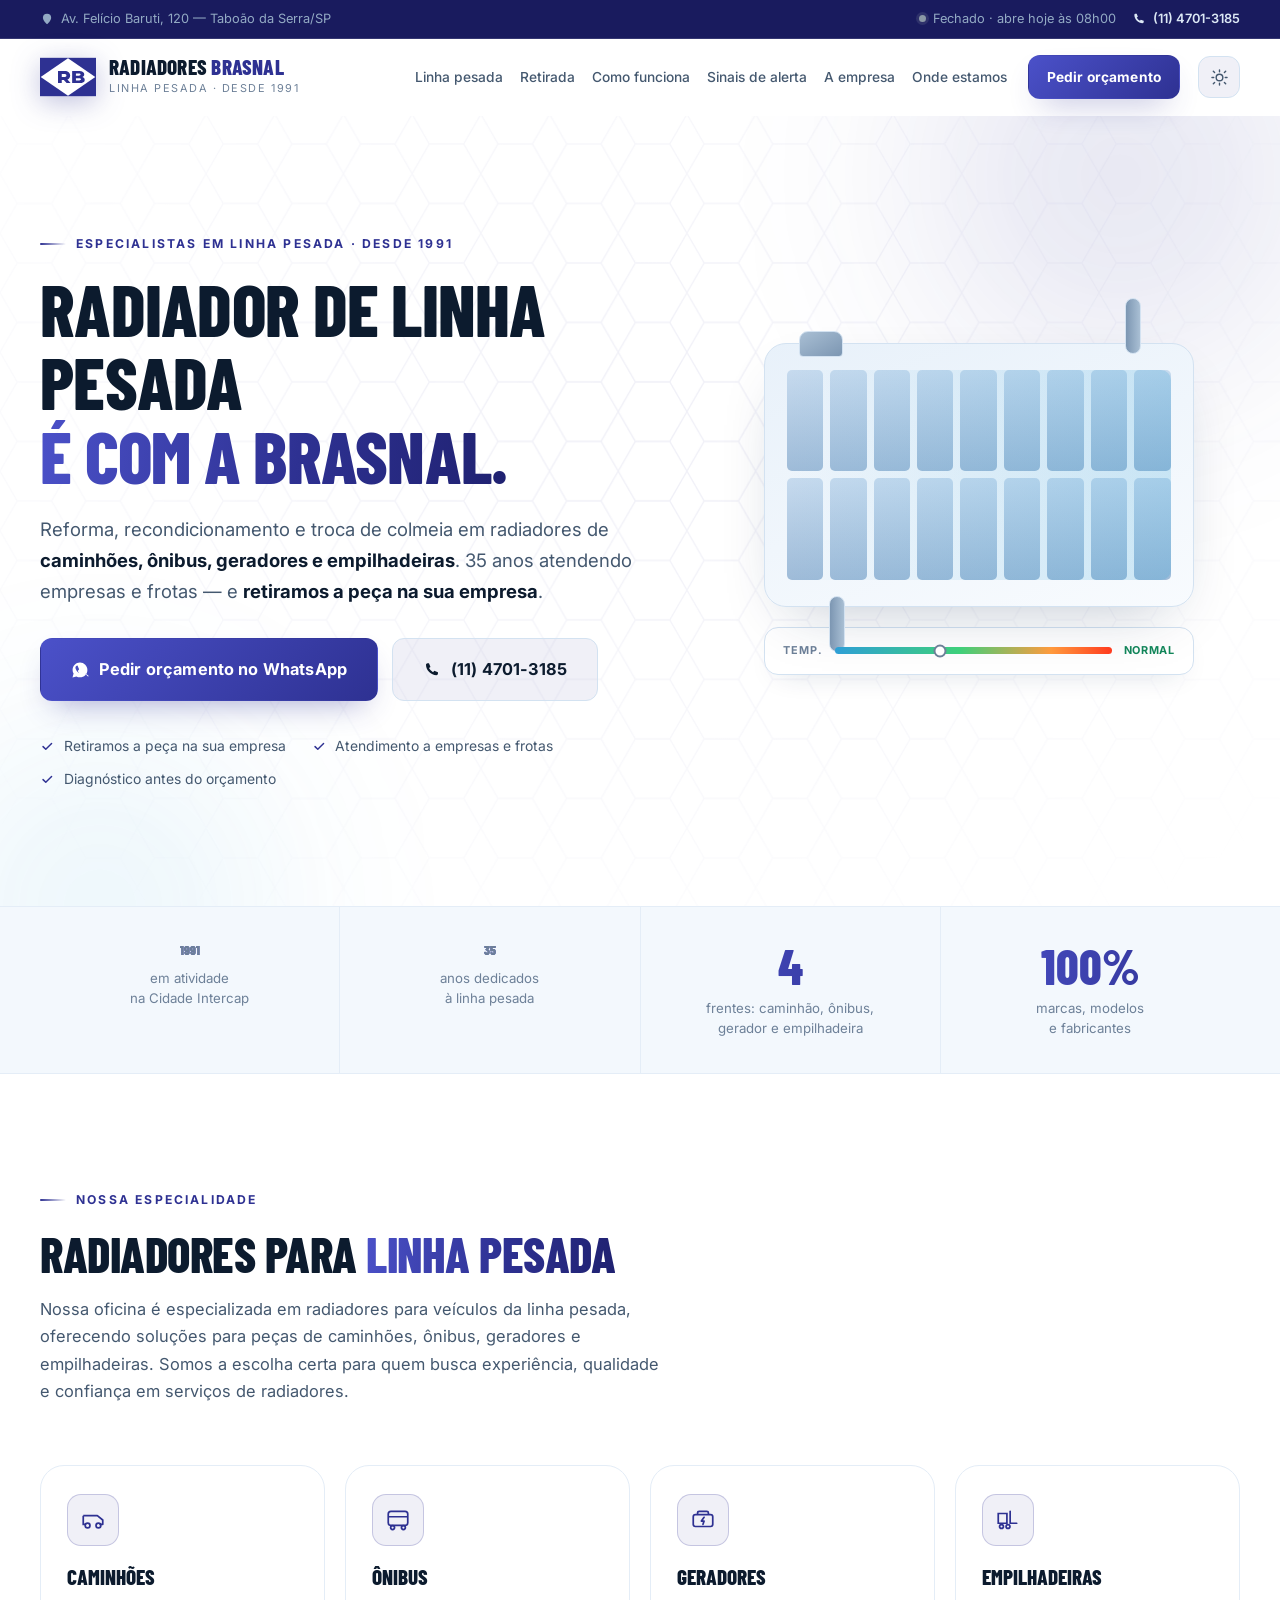
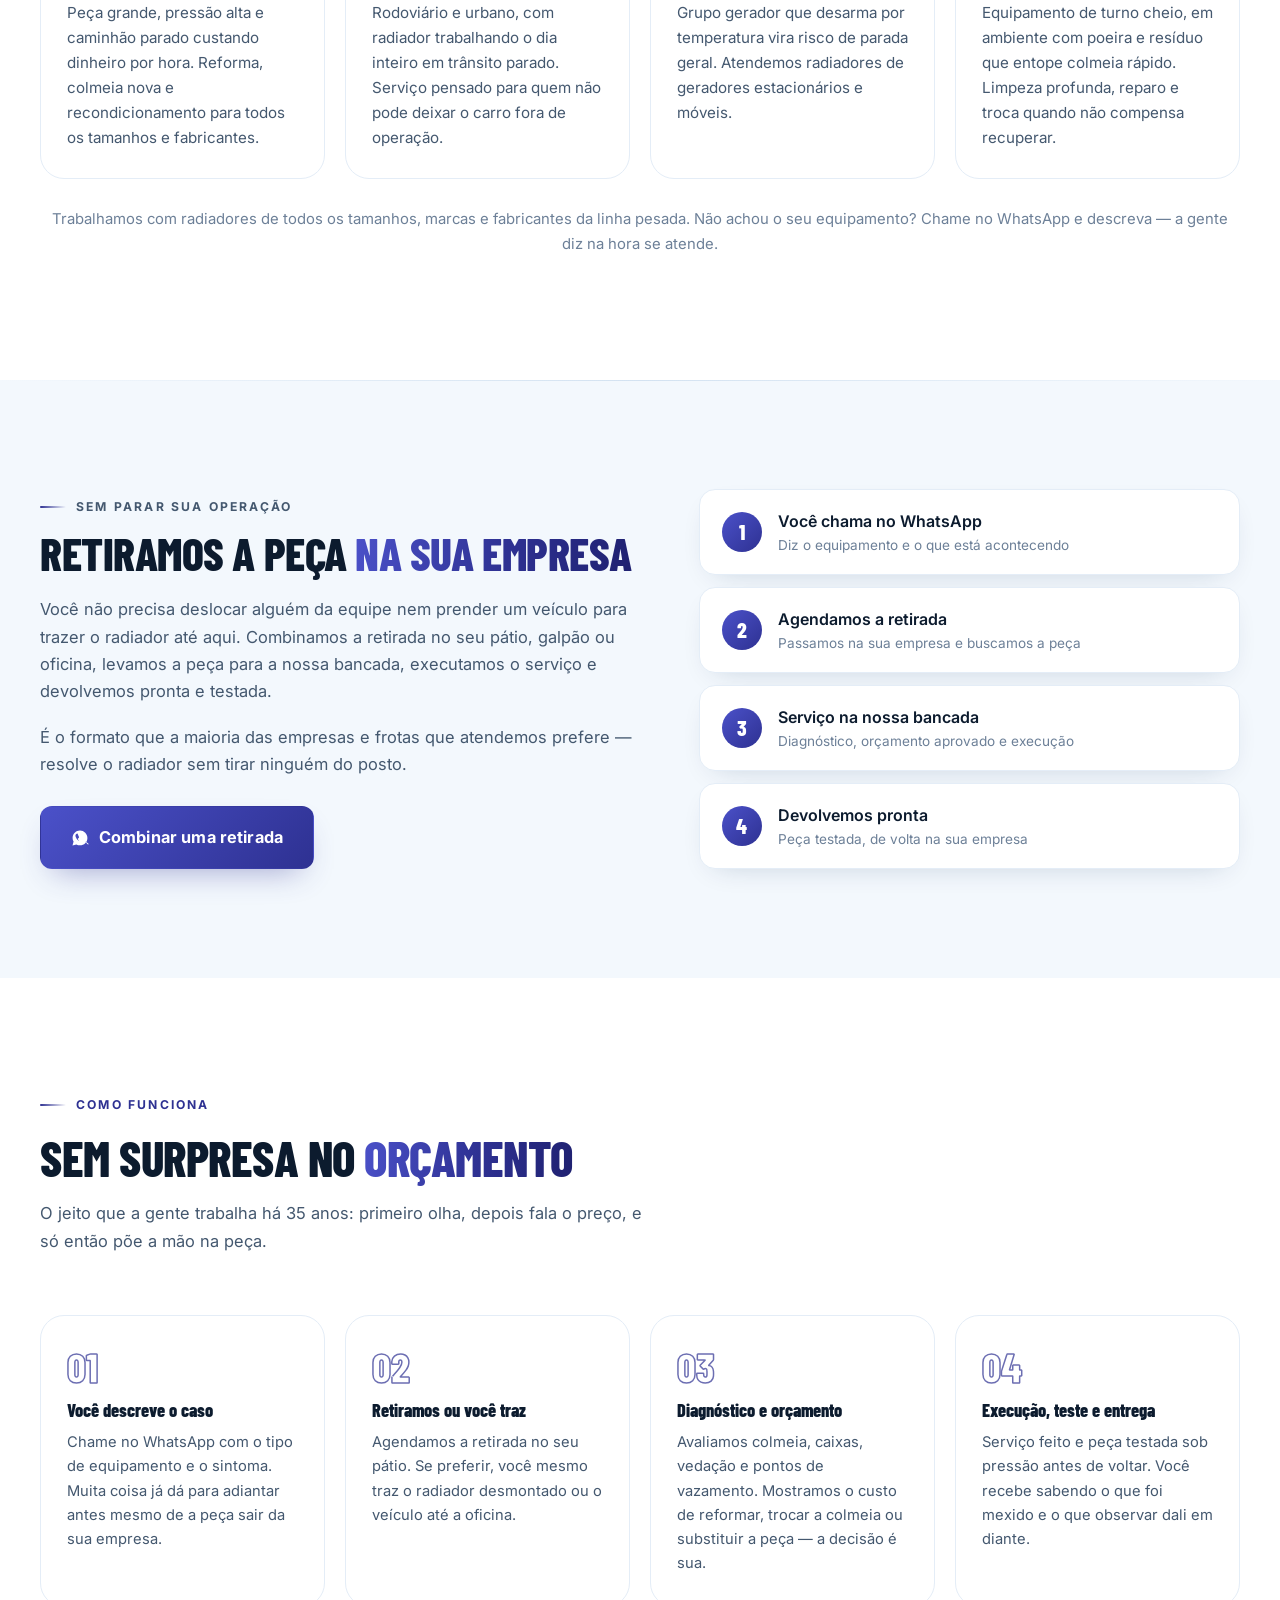
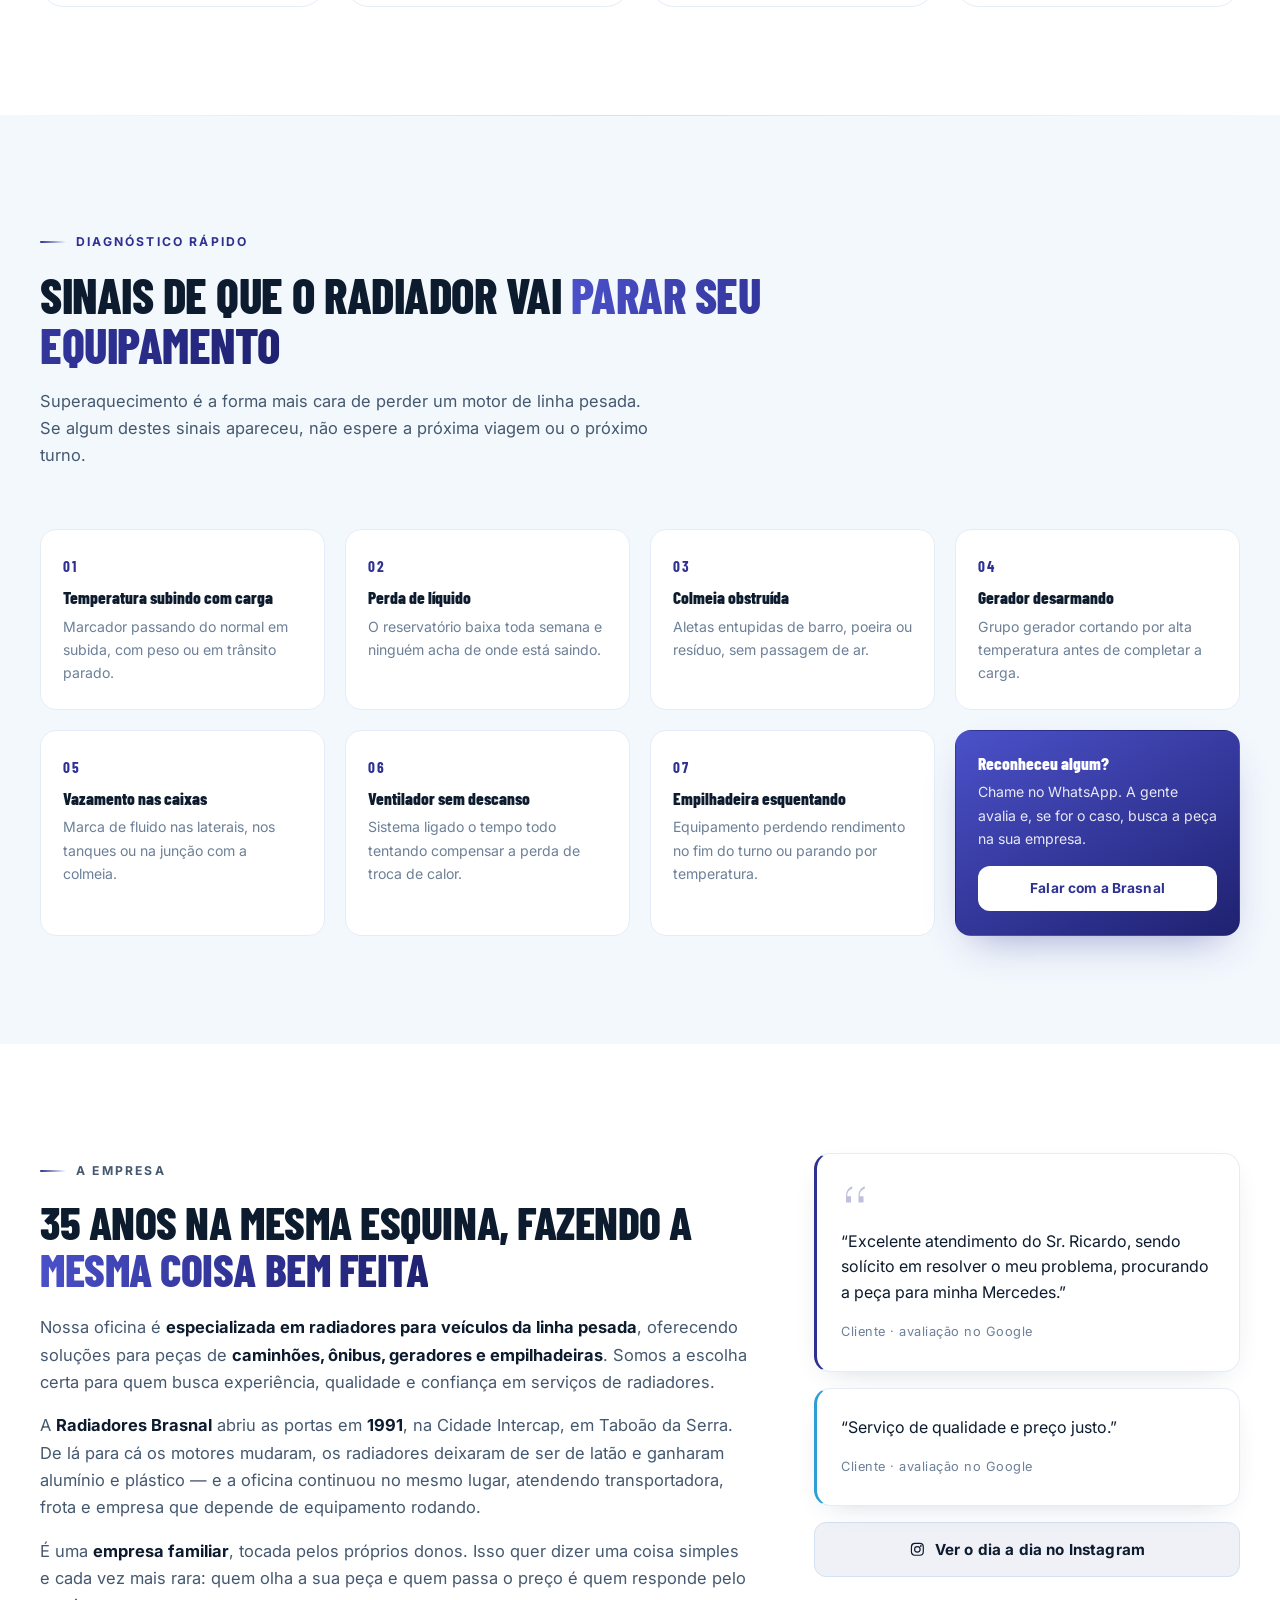
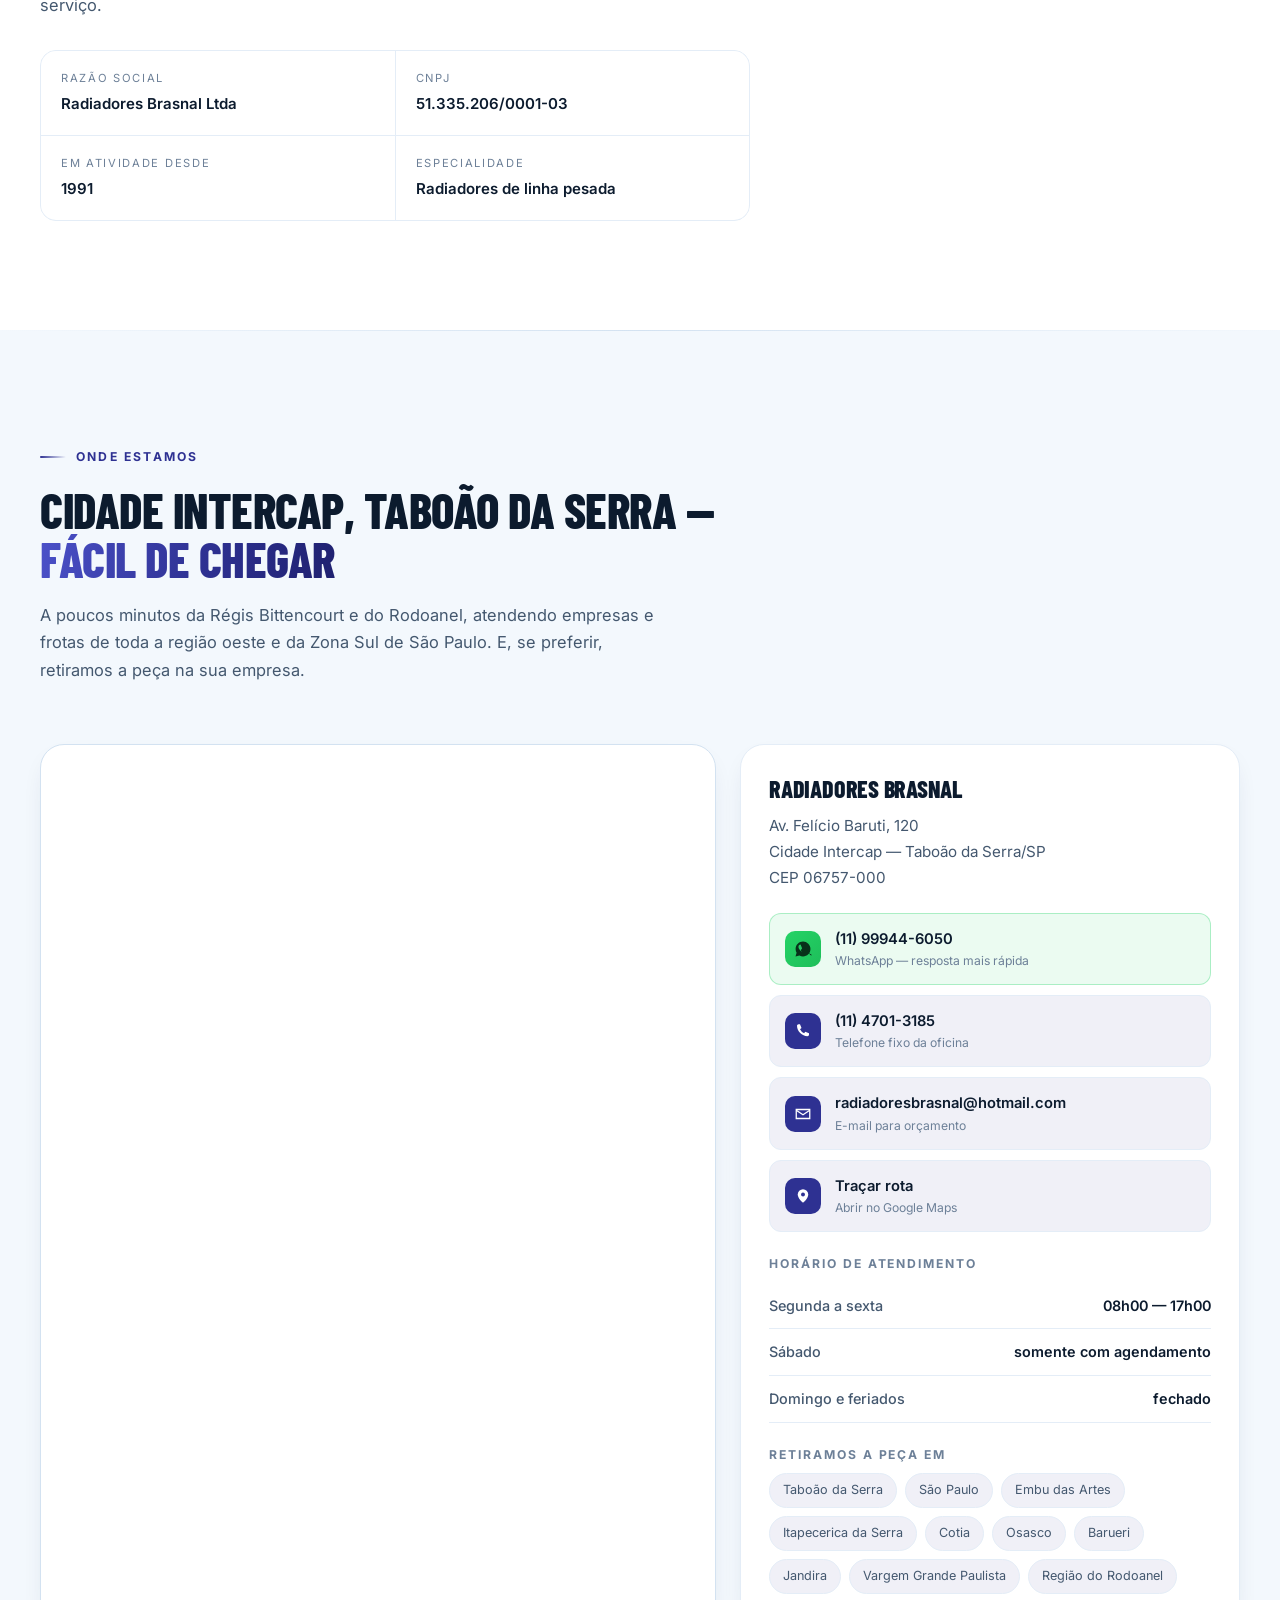
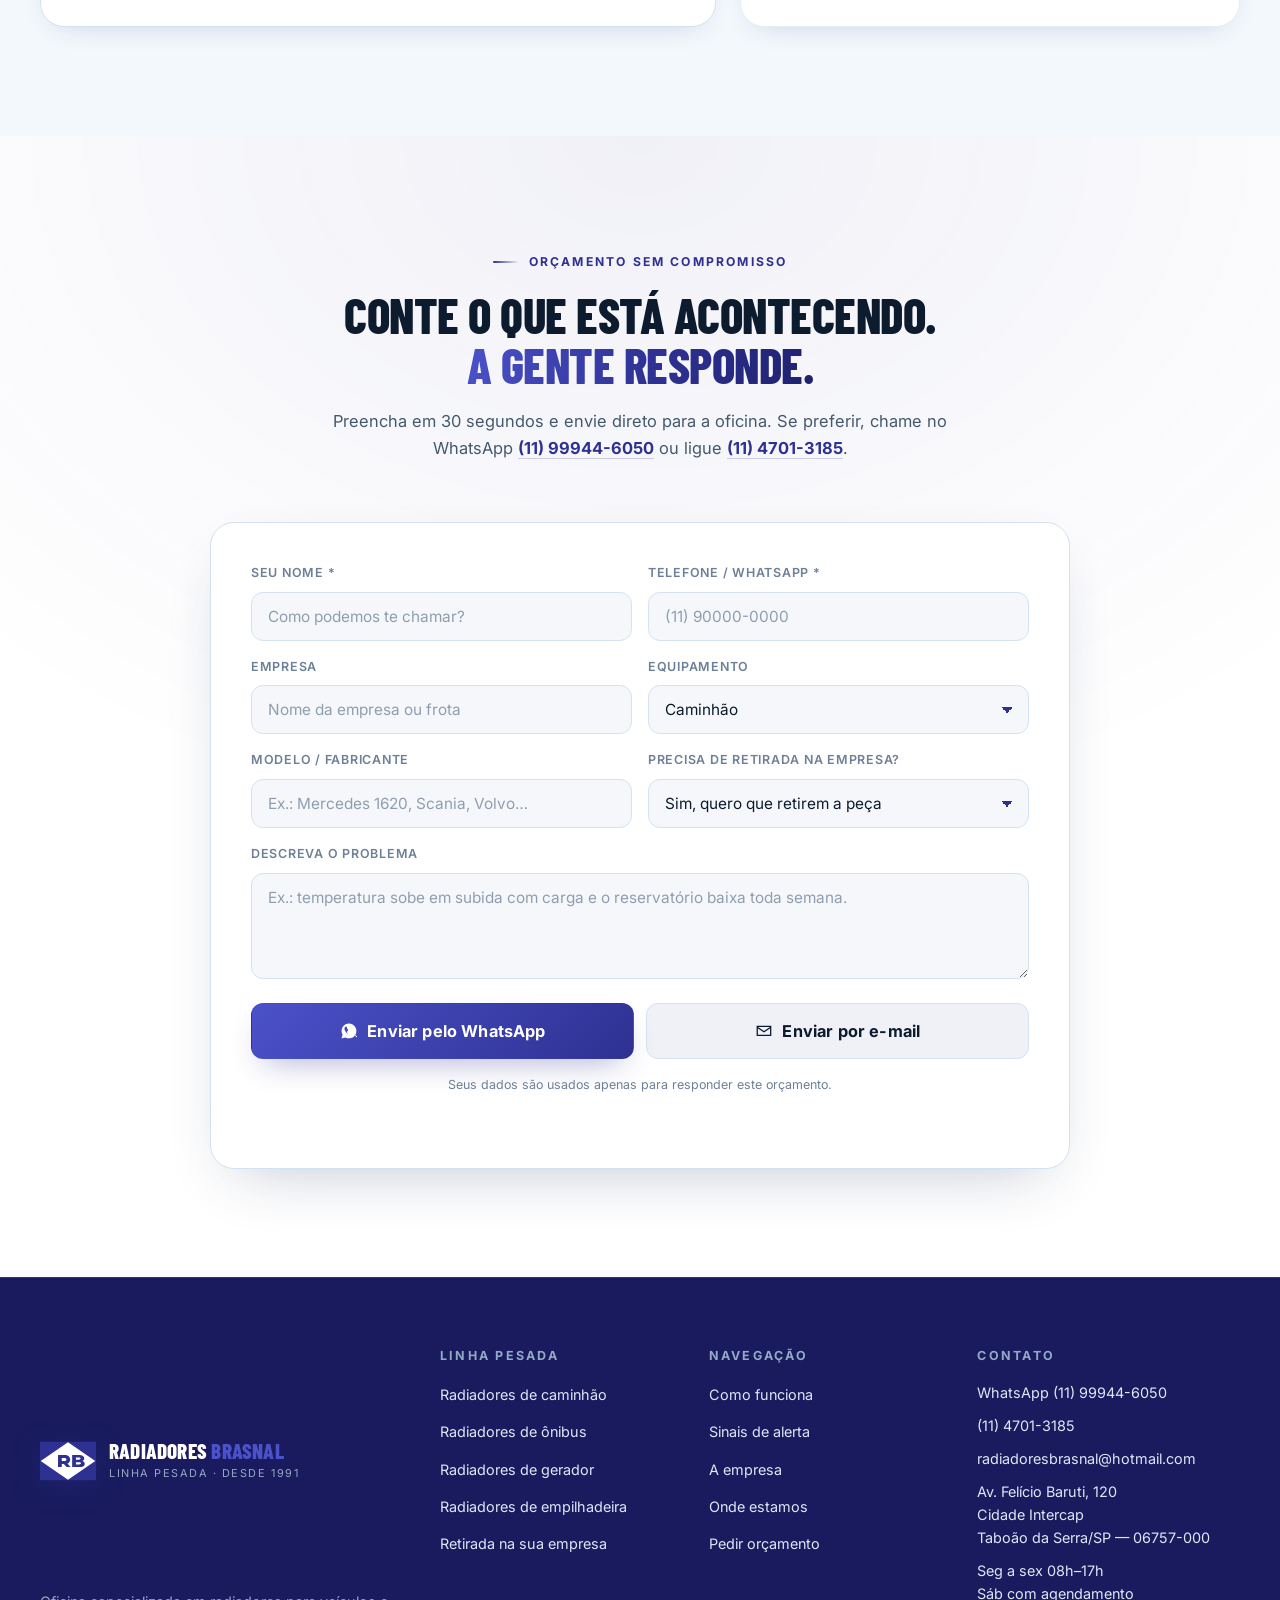
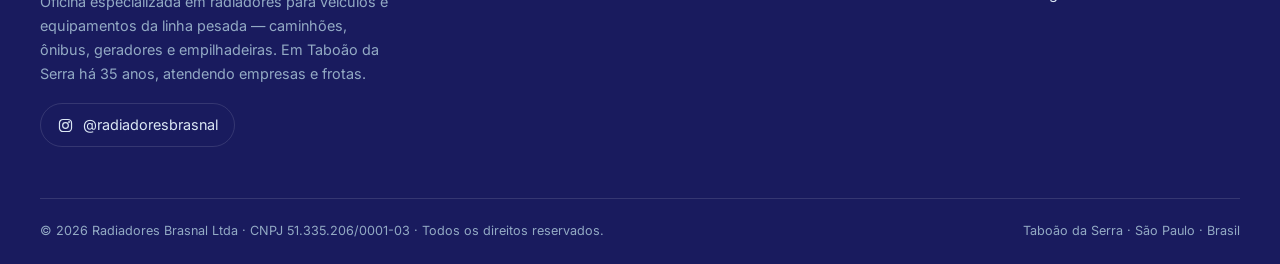
<file: index.html>
<!DOCTYPE html>
<html lang="pt-BR">
<head>
<meta charset="utf-8">
<meta name="viewport" content="width=device-width, initial-scale=1, viewport-fit=cover">
<meta name="theme-color" content="#0A2340">

<title>Radiadores Brasnal | Radiadores de Linha Pesada — Caminhão, Ônibus, Gerador e Empilhadeira</title>
<meta name="description" content="Oficina especializada em radiadores de linha pesada desde 1991: caminhões, ônibus, geradores e empilhadeiras. Reforma, colmeia e recondicionamento para empresas e frotas. Retiramos a peça na sua empresa. WhatsApp (11) 99944-6050.">
<meta name="keywords" content="radiador linha pesada, radiador de caminhão, radiador de ônibus, radiador de gerador, radiador de empilhadeira, colmeia linha pesada, reforma de radiador industrial, radiador para frota, Taboão da Serra">
<meta name="author" content="Radiadores Brasnal Ltda">
<meta name="robots" content="index, follow, max-image-preview:large">
<link rel="canonical" href="https://sussamgtads.github.io/radiadores-brasnal/">

<!-- Geo / local -->
<meta name="geo.region" content="BR-SP">
<meta name="geo.placename" content="Taboão da Serra">
<meta name="geo.position" content="-23.6167;-46.7833">
<meta name="ICBM" content="-23.6167, -46.7833">

<!-- Open Graph -->
<meta property="og:type" content="website">
<meta property="og:locale" content="pt_BR">
<meta property="og:site_name" content="Radiadores Brasnal">
<meta property="og:title" content="Radiadores Brasnal | Especialistas em radiadores de linha pesada">
<meta property="og:description" content="Caminhões, ônibus, geradores e empilhadeiras. Reforma, colmeia e recondicionamento para empresas e frotas — e retiramos a peça na sua empresa. 35 anos em Taboão da Serra.">
<meta property="og:url" content="https://sussamgtads.github.io/radiadores-brasnal/">
<meta property="og:image" content="https://sussamgtads.github.io/radiadores-brasnal/assets/img/og-brasnal.png">
<meta property="og:image:width" content="1200">
<meta property="og:image:height" content="630">
<meta name="twitter:card" content="summary_large_image">
<meta name="twitter:title" content="Radiadores Brasnal | Radiadores de linha pesada">
<meta name="twitter:description" content="Caminhões, ônibus, geradores e empilhadeiras. Atendimento a empresas e frotas, com retirada da peça no cliente.">
<meta name="twitter:image" content="https://sussamgtads.github.io/radiadores-brasnal/assets/img/og-brasnal.png">

<link rel="icon" href="assets/img/favicon.svg" type="image/svg+xml">
<link rel="apple-touch-icon" href="assets/img/favicon.svg">
<link rel="manifest" href="site.webmanifest">

<link rel="preconnect" href="https://fonts.googleapis.com">
<link rel="preconnect" href="https://fonts.gstatic.com" crossorigin>
<link rel="stylesheet" href="https://fonts.googleapis.com/css2?family=Barlow+Condensed:wght@600;700;800&family=Inter:wght@400;500;600;700&display=swap">
<link rel="stylesheet" href="assets/css/style.css">
<script>
/* Roda antes do primeiro paint: marca que há JS (as animações de entrada
   dependem disso) e restaura o tema escolhido pelo visitante, evitando o
   piscar de tela clara antes do tema escuro ser aplicado.
   O padrão é sempre o tema claro — azul e branco, as cores da marca. */
(function(){
  var d=document.documentElement;
  d.classList.add('js');
  try{ if(localStorage.getItem('brasnal-tema')==='dark') d.setAttribute('data-theme','dark'); }catch(e){}
})();
</script>

<script type="application/ld+json">
{
  "@context": "https://schema.org",
  "@graph": [
    {
      "@type": ["AutoRepair", "LocalBusiness"],
      "@id": "https://sussamgtads.github.io/radiadores-brasnal/#business",
      "name": "Radiadores Brasnal",
      "legalName": "Radiadores Brasnal Ltda",
      "alternateName": "Brasnal Radiadores",
      "description": "Oficina especializada em radiadores para veículos e equipamentos da linha pesada: caminhões, ônibus, geradores e empilhadeiras. Atendimento a empresas e frotas em Taboão da Serra desde 1991, com retirada da peça no cliente.",
      "url": "https://sussamgtads.github.io/radiadores-brasnal/",
      "telephone": "+551147013185",
      "email": "radiadoresbrasnal@hotmail.com",
      "foundingDate": "1991",
      "taxID": "51.335.206/0001-03",
      "priceRange": "$$",
      "currenciesAccepted": "BRL",
      "image": "https://sussamgtads.github.io/radiadores-brasnal/assets/img/og-brasnal.png",
      "logo": "https://sussamgtads.github.io/radiadores-brasnal/assets/img/favicon.svg",
      "address": {
        "@type": "PostalAddress",
        "streetAddress": "Av. Felício Baruti, 120",
        "addressLocality": "Taboão da Serra",
        "addressRegion": "SP",
        "postalCode": "06757-000",
        "addressCountry": "BR"
      },
      "geo": { "@type": "GeoCoordinates", "latitude": -23.6167, "longitude": -46.7833 },
      "sameAs": ["https://www.instagram.com/radiadoresbrasnal/"],
      "openingHoursSpecification": [
        { "@type": "OpeningHoursSpecification", "dayOfWeek": ["Monday","Tuesday","Wednesday","Thursday","Friday"], "opens": "08:00", "closes": "17:00" },
        { "@type": "OpeningHoursSpecification", "dayOfWeek": "Saturday", "opens": "08:00", "closes": "12:00", "description": "Somente com agendamento" }
      ],
      "areaServed": [
        { "@type": "City", "name": "Taboão da Serra" },
        { "@type": "City", "name": "São Paulo" },
        { "@type": "City", "name": "Embu das Artes" },
        { "@type": "City", "name": "Itapecerica da Serra" },
        { "@type": "City", "name": "Cotia" },
        { "@type": "City", "name": "Osasco" },
        { "@type": "City", "name": "Barueri" }
      ],
      "hasOfferCatalog": {
        "@type": "OfferCatalog",
        "name": "Radiadores de linha pesada",
        "itemListElement": [
          { "@type": "Offer", "itemOffered": { "@type": "Service", "name": "Radiadores para caminhões" } },
          { "@type": "Offer", "itemOffered": { "@type": "Service", "name": "Radiadores para ônibus" } },
          { "@type": "Offer", "itemOffered": { "@type": "Service", "name": "Radiadores para geradores" } },
          { "@type": "Offer", "itemOffered": { "@type": "Service", "name": "Radiadores para empilhadeiras" } },
          { "@type": "Offer", "itemOffered": { "@type": "Service", "name": "Retirada e entrega da peça na empresa do cliente" } }
        ]
      }
    },
    {
      "@type": "WebSite",
      "@id": "https://sussamgtads.github.io/radiadores-brasnal/#website",
      "url": "https://sussamgtads.github.io/radiadores-brasnal/",
      "name": "Radiadores Brasnal",
      "inLanguage": "pt-BR",
      "publisher": { "@id": "https://sussamgtads.github.io/radiadores-brasnal/#business" }
    }
  ]
}
</script>
</head>
<body>

<a class="skip-link" href="#conteudo">Pular para o conteúdo</a>

<!-- ══════════ TOPBAR ══════════ -->
<div class="topbar">
  <div class="wrap topbar__in">
    <span class="topbar__item"><svg class="ic" viewBox="0 0 24 24" aria-hidden="true"><path d="M12 21s-7-5.5-7-11a7 7 0 1114 0c0 5.5-7 11-7 11z"/><circle cx="12" cy="10" r="2.6"/></svg> Av. Felício Baruti, 120 — Taboão da Serra/SP</span>
    <span class="topbar__sep" aria-hidden="true"></span>
    <span class="topbar__item" id="statusHorario"><span class="dot" aria-hidden="true"></span> <span data-status-text>Seg a Sex 08h–17h</span></span>
    <a class="topbar__item topbar__phone" data-cta="tel" href="tel:+551147013185"><svg class="ic" viewBox="0 0 24 24" aria-hidden="true"><path d="M4 5c0-1 1-2 2-2h2l2 5-2 1.5a12 12 0 005.5 5.5L15 13l5 2v2c0 1-1 2-2 2C10.8 19 4 12.2 4 5z"/></svg> (11) 4701-3185</a>
  </div>
</div>

<!-- ══════════ HEADER ══════════ -->
<header class="hd" id="hd">
  <div class="wrap hd__in">
    <a class="brand" href="#topo" aria-label="Radiadores Brasnal — início">
      <img class="brand__mark" src="assets/img/logo-rb.svg" width="324" height="222" alt="Radiadores Brasnal">
      <span class="brand__txt">
        <strong>Radiadores <em>Brasnal</em></strong>
        <small>Linha pesada · desde 1991</small>
      </span>
    </a>

    <nav class="nav" id="nav" aria-label="Navegação principal">
      <a href="#linha-pesada">Linha pesada</a>
      <a href="#retirada">Retirada</a>
      <a href="#processo">Como funciona</a>
      <a href="#sinais">Sinais de alerta</a>
      <a href="#sobre">A empresa</a>
      <a href="#regiao">Onde estamos</a>
      <a class="btn btn--sm btn--primary nav__cta" href="#orcamento">Pedir orçamento</a>
    </nav>

    <button class="theme" id="btnTema" type="button" aria-label="Ativar modo escuro" aria-pressed="false" title="Alternar entre modo claro e escuro">
      <svg class="i-sun" viewBox="0 0 24 24" aria-hidden="true"><circle cx="12" cy="12" r="4.2"/><path d="M12 2.5v2.2M12 19.3v2.2M4.2 4.2l1.6 1.6M18.2 18.2l1.6 1.6M2.5 12h2.2M19.3 12h2.2M4.2 19.8l1.6-1.6M18.2 5.8l1.6-1.6"/></svg>
      <svg class="i-moon" viewBox="0 0 24 24" aria-hidden="true"><path d="M20 14.2A8.2 8.2 0 019.8 4a8.4 8.4 0 102 10.2 8.2 8.2 0 008.2 0z"/></svg>
    </button>

    <button class="burger" id="burger" aria-label="Abrir menu" aria-expanded="false" aria-controls="nav">
      <span></span><span></span><span></span>
    </button>
  </div>
</header>

<main id="conteudo">
<span id="topo"></span>

<!-- ══════════ HERO ══════════ -->
<section class="hero">
  <div class="hero__bg" aria-hidden="true">
    <svg class="hero__hex" viewBox="0 0 1200 800" preserveAspectRatio="xMidYMid slice">
      <defs>
        <pattern id="hex" width="56" height="48.5" patternUnits="userSpaceOnUse" patternTransform="scale(1.15)">
          <path d="M14 0 L42 0 L56 24.25 L42 48.5 L14 48.5 L0 24.25 Z" fill="none" stroke="currentColor" stroke-width="1.1"/>
        </pattern>
        <radialGradient id="fade" cx="50%" cy="40%" r="70%">
          <stop offset="0" stop-color="#fff" stop-opacity=".55"/>
          <stop offset="1" stop-color="#fff" stop-opacity="0"/>
        </radialGradient>
        <mask id="m"><rect width="1200" height="800" fill="url(#fade)"/></mask>
      </defs>
      <rect width="1200" height="800" fill="url(#hex)" mask="url(#m)"/>
    </svg>
    <span class="hero__glow hero__glow--a"></span>
    <span class="hero__glow hero__glow--b"></span>
  </div>

  <div class="wrap hero__in">
    <div class="hero__copy">
      <p class="eyebrow reveal"><span class="eyebrow__pin"></span> Especialistas em linha pesada · desde 1991</p>

      <h1 class="reveal">Radiador de linha pesada<br><span class="grad">é com a Brasnal.</span></h1>

      <p class="lead reveal">Reforma, recondicionamento e troca de colmeia em radiadores de
        <strong>caminhões, ônibus, geradores e empilhadeiras</strong>. 35 anos atendendo empresas e frotas —
        e <strong>retiramos a peça na sua empresa</strong>.</p>

      <div class="hero__cta reveal">
        <a class="btn btn--primary btn--lg" data-cta="whats" href="#orcamento">
          <svg class="ic" viewBox="0 0 24 24" aria-hidden="true"><path d="M12.04 2C6.58 2 2.13 6.45 2.13 11.91c0 1.75.46 3.46 1.32 4.96L2 22l5.25-1.38a9.86 9.86 0 004.79 1.22h.01c5.46 0 9.91-4.45 9.91-9.91 0-2.65-1.03-5.14-2.9-7.01A9.82 9.82 0 0012.04 2zm5.8 14.13c-.25.69-1.45 1.32-2.01 1.4-.51.08-1.16.11-1.87-.12-.43-.14-.99-.32-1.7-.63-2.99-1.29-4.94-4.3-5.09-4.5-.15-.2-1.22-1.62-1.22-3.09s.77-2.19 1.04-2.49c.27-.3.59-.37.79-.37.2 0 .39 0 .57.01.18.01.42-.7.81.61.4.96 1.35 3.31 1.47 3.55.12.24.2.52.04.82-.16.3-.24.49-.47.75-.24.27-.5.6-.71.8-.24.24-.48.5-.21.97.27.47 1.21 1.99 2.6 3.23 1.78 1.59 3.28 2.08 3.75 2.31.47.24.74.2 1.01-.12.27-.32 1.16-1.35 1.47-1.82.31-.47.62-.39 1.04-.24.42.16 2.68 1.26 3.14 1.49.46.24.77.35.88.55.11.2.11 1.15-.14 1.84z"/></svg>
          Pedir orçamento no WhatsApp
        </a>
        <a class="btn btn--ghost btn--lg" data-cta="tel" href="tel:+551147013185">
          <svg class="ic" viewBox="0 0 24 24" aria-hidden="true"><path d="M4 5c0-1 1-2 2-2h2l2 5-2 1.5a12 12 0 005.5 5.5L15 13l5 2v2c0 1-1 2-2 2C10.8 19 4 12.2 4 5z"/></svg>
          (11) 4701-3185
        </a>
      </div>

      <ul class="hero__seals reveal">
        <li><svg class="ic" viewBox="0 0 24 24" aria-hidden="true"><path d="M5 12.5l4.5 4.5L19 7.5" fill="none" stroke="currentColor" stroke-width="2.4" stroke-linecap="round" stroke-linejoin="round"/></svg> Retiramos a peça na sua empresa</li>
        <li><svg class="ic" viewBox="0 0 24 24" aria-hidden="true"><path d="M5 12.5l4.5 4.5L19 7.5" fill="none" stroke="currentColor" stroke-width="2.4" stroke-linecap="round" stroke-linejoin="round"/></svg> Atendimento a empresas e frotas</li>
        <li><svg class="ic" viewBox="0 0 24 24" aria-hidden="true"><path d="M5 12.5l4.5 4.5L19 7.5" fill="none" stroke="currentColor" stroke-width="2.4" stroke-linecap="round" stroke-linejoin="round"/></svg> Diagnóstico antes do orçamento</li>
      </ul>
    </div>

    <div class="hero__art reveal" aria-hidden="true">
      <div class="rad">
        <div class="rad__frame">
          <div class="rad__core"><span></span><span></span><span></span><span></span><span></span><span></span><span></span><span></span><span></span><span></span><span></span><span></span><span></span><span></span><span></span><span></span><span></span><span></span></div>
          <div class="rad__cap"></div>
          <div class="rad__hose rad__hose--top"></div>
          <div class="rad__hose rad__hose--bot"></div>
          <div class="rad__flow"></div>
        </div>
        <div class="rad__gauge">
          <span class="rad__gauge-label">Temp.</span>
          <div class="rad__gauge-bar"><i></i></div>
          <span class="rad__gauge-ok">normal</span>
        </div>
      </div>
    </div>
  </div>
</section>

<!-- ══════════ NÚMEROS ══════════ -->
<section class="stats">
  <div class="wrap stats__in">
    <div class="stat reveal"><b><span class="count" data-to="1991" data-plain>1991</span></b><span>em atividade<br>na Cidade Intercap</span></div>
    <div class="stat reveal"><b><span class="count" data-to="35">0</span></b><span>anos dedicados<br>à linha pesada</span></div>
    <div class="stat reveal"><b>4</b><span>frentes: caminhão, ônibus,<br>gerador e empilhadeira</span></div>
    <div class="stat reveal"><b>100%</b><span>marcas, modelos<br>e fabricantes</span></div>
  </div>
</section>

<!-- ══════════ LINHA PESADA ══════════ -->
<section class="sec" id="linha-pesada">
  <div class="wrap">
    <header class="sechead reveal">
      <p class="eyebrow"><span class="eyebrow__pin"></span> Nossa especialidade</p>
      <h2>Radiadores para <span class="grad">linha pesada</span></h2>
      <p class="sub">Nossa oficina é especializada em radiadores para veículos da linha pesada, oferecendo soluções para peças de caminhões, ônibus, geradores e empilhadeiras. Somos a escolha certa para quem busca experiência, qualidade e confiança em serviços de radiadores.</p>
    </header>

    <div class="grid grid--4">
      <article class="card card--tight reveal">
        <span class="card__ic"><svg viewBox="0 0 24 24"><path d="M3 8h13l5 4v4h-3" fill="none" stroke="currentColor" stroke-width="1.6" stroke-linejoin="round"/><path d="M3 8v8h2" fill="none" stroke="currentColor" stroke-width="1.6"/><circle cx="7" cy="17" r="2.2" fill="none" stroke="currentColor" stroke-width="1.6"/><circle cx="17" cy="17" r="2.2" fill="none" stroke="currentColor" stroke-width="1.6"/></svg></span>
        <h3>Caminhões</h3>
        <p>Peça grande, pressão alta e caminhão parado custando dinheiro por hora. Reforma, colmeia nova e recondicionamento para todos os tamanhos e fabricantes.</p>
      </article>

      <article class="card card--tight reveal">
        <span class="card__ic"><svg viewBox="0 0 24 24"><rect x="3" y="4" width="18" height="13" rx="2.5" fill="none" stroke="currentColor" stroke-width="1.6"/><path d="M3 9h18" stroke="currentColor" stroke-width="1.6"/><circle cx="7" cy="19" r="1.8" fill="none" stroke="currentColor" stroke-width="1.6"/><circle cx="17" cy="19" r="1.8" fill="none" stroke="currentColor" stroke-width="1.6"/></svg></span>
        <h3>Ônibus</h3>
        <p>Rodoviário e urbano, com radiador trabalhando o dia inteiro em trânsito parado. Serviço pensado para quem não pode deixar o carro fora de operação.</p>
      </article>

      <article class="card card--tight reveal">
        <span class="card__ic"><svg viewBox="0 0 24 24"><rect x="3" y="7" width="18" height="11" rx="2" fill="none" stroke="currentColor" stroke-width="1.6"/><path d="M7 7V5.5A1.5 1.5 0 018.5 4h7A1.5 1.5 0 0117 5.5V7" fill="none" stroke="currentColor" stroke-width="1.6"/><path d="M13 9.5l-2.5 3.5H13l-1 3" fill="none" stroke="currentColor" stroke-width="1.6" stroke-linejoin="round" stroke-linecap="round"/></svg></span>
        <h3>Geradores</h3>
        <p>Grupo gerador que desarma por temperatura vira risco de parada geral. Atendemos radiadores de geradores estacionários e móveis.</p>
      </article>

      <article class="card card--tight reveal">
        <span class="card__ic"><svg viewBox="0 0 24 24"><path d="M3 6h8v9H3z" fill="none" stroke="currentColor" stroke-width="1.6"/><path d="M14 4v11M14 15h6" fill="none" stroke="currentColor" stroke-width="1.6" stroke-linecap="round"/><circle cx="6" cy="18" r="1.8" fill="none" stroke="currentColor" stroke-width="1.6"/><circle cx="12" cy="18" r="1.8" fill="none" stroke="currentColor" stroke-width="1.6"/></svg></span>
        <h3>Empilhadeiras</h3>
        <p>Equipamento de turno cheio, em ambiente com poeira e resíduo que entope colmeia rápido. Limpeza profunda, reparo e troca quando não compensa recuperar.</p>
      </article>
    </div>

    <p class="note reveal">Trabalhamos com radiadores de todos os tamanhos, marcas e fabricantes da linha pesada. Não achou o seu equipamento? Chame no WhatsApp e descreva — a gente diz na hora se atende.</p>
  </div>
</section>

<!-- ══════════ RETIRADA DA PEÇA ══════════ -->
<section class="sec sec--alt" id="retirada">
  <div class="wrap">
    <div class="pickup reveal">
      <div class="pickup__copy">
        <p class="eyebrow"><span class="eyebrow__pin"></span> Sem parar sua operação</p>
        <h2>Retiramos a peça <span class="grad">na sua empresa</span></h2>
        <p>Você não precisa deslocar alguém da equipe nem prender um veículo para trazer o radiador até aqui. Combinamos a retirada no seu pátio, galpão ou oficina, levamos a peça para a nossa bancada, executamos o serviço e devolvemos pronta e testada.</p>
        <p>É o formato que a maioria das empresas e frotas que atendemos prefere — resolve o radiador sem tirar ninguém do posto.</p>
        <a class="btn btn--primary btn--lg" data-cta="whats" href="#orcamento">
          <svg class="ic" viewBox="0 0 24 24" aria-hidden="true"><path d="M12.04 2C6.58 2 2.13 6.45 2.13 11.91c0 1.75.46 3.46 1.32 4.96L2 22l5.25-1.38a9.86 9.86 0 004.79 1.22h.01c5.46 0 9.91-4.45 9.91-9.91 0-2.65-1.03-5.14-2.9-7.01A9.82 9.82 0 0012.04 2zm5.8 14.13c-.25.69-1.45 1.32-2.01 1.4-.51.08-1.16.11-1.87-.12-.43-.14-.99-.32-1.7-.63-2.99-1.29-4.94-4.3-5.09-4.5-.15-.2-1.22-1.62-1.22-3.09s.77-2.19 1.04-2.49c.27-.3.59-.37.79-.37.2 0 .39 0 .57.01.18.01.42-.7.81.61.4.96 1.35 3.31 1.47 3.55.12.24.2.52.04.82-.16.3-.24.49-.47.75-.24.27-.5.6-.71.8-.24.24-.48.5-.21.97.27.47 1.21 1.99 2.6 3.23 1.78 1.59 3.28 2.08 3.75 2.31.47.24.74.2 1.01-.12.27-.32 1.16-1.35 1.47-1.82.31-.47.62-.39 1.04-.24.42.16 2.68 1.26 3.14 1.49.46.24.77.35.88.55.11.2.11 1.15-.14 1.84z"/></svg>
          Combinar uma retirada
        </a>
      </div>

      <ul class="pickup__list">
        <li><span class="pickup__n">1</span><div><b>Você chama no WhatsApp</b><small>Diz o equipamento e o que está acontecendo</small></div></li>
        <li><span class="pickup__n">2</span><div><b>Agendamos a retirada</b><small>Passamos na sua empresa e buscamos a peça</small></div></li>
        <li><span class="pickup__n">3</span><div><b>Serviço na nossa bancada</b><small>Diagnóstico, orçamento aprovado e execução</small></div></li>
        <li><span class="pickup__n">4</span><div><b>Devolvemos pronta</b><small>Peça testada, de volta na sua empresa</small></div></li>
      </ul>
    </div>
  </div>
</section>

<!-- ══════════ PROCESSO ══════════ -->
<section class="sec" id="processo">
  <div class="wrap">
    <header class="sechead reveal">
      <p class="eyebrow"><span class="eyebrow__pin"></span> Como funciona</p>
      <h2>Sem surpresa no <span class="grad">orçamento</span></h2>
      <p class="sub">O jeito que a gente trabalha há 35 anos: primeiro olha, depois fala o preço, e só então põe a mão na peça.</p>
    </header>

    <ol class="steps">
      <li class="step reveal"><span class="step__n">01</span>
        <h3>Você descreve o caso</h3>
        <p>Chame no WhatsApp com o tipo de equipamento e o sintoma. Muita coisa já dá para adiantar antes mesmo de a peça sair da sua empresa.</p></li>
      <li class="step reveal"><span class="step__n">02</span>
        <h3>Retiramos ou você traz</h3>
        <p>Agendamos a retirada no seu pátio. Se preferir, você mesmo traz o radiador desmontado ou o veículo até a oficina.</p></li>
      <li class="step reveal"><span class="step__n">03</span>
        <h3>Diagnóstico e orçamento</h3>
        <p>Avaliamos colmeia, caixas, vedação e pontos de vazamento. Mostramos o custo de reformar, trocar a colmeia ou substituir a peça — a decisão é sua.</p></li>
      <li class="step reveal"><span class="step__n">04</span>
        <h3>Execução, teste e entrega</h3>
        <p>Serviço feito e peça testada sob pressão antes de voltar. Você recebe sabendo o que foi mexido e o que observar dali em diante.</p></li>
    </ol>
  </div>
</section>

<!-- ══════════ SINAIS ══════════ -->
<section class="sec sec--alt" id="sinais">
  <div class="wrap">
    <header class="sechead reveal">
      <p class="eyebrow"><span class="eyebrow__pin"></span> Diagnóstico rápido</p>
      <h2>Sinais de que o radiador vai <span class="grad">parar seu equipamento</span></h2>
      <p class="sub">Superaquecimento é a forma mais cara de perder um motor de linha pesada. Se algum destes sinais apareceu, não espere a próxima viagem ou o próximo turno.</p>
    </header>

    <div class="grid grid--4 signs">
      <div class="sign reveal"><b>01</b><h3>Temperatura subindo com carga</h3><p>Marcador passando do normal em subida, com peso ou em trânsito parado.</p></div>
      <div class="sign reveal"><b>02</b><h3>Perda de líquido</h3><p>O reservatório baixa toda semana e ninguém acha de onde está saindo.</p></div>
      <div class="sign reveal"><b>03</b><h3>Colmeia obstruída</h3><p>Aletas entupidas de barro, poeira ou resíduo, sem passagem de ar.</p></div>
      <div class="sign reveal"><b>04</b><h3>Gerador desarmando</h3><p>Grupo gerador cortando por alta temperatura antes de completar a carga.</p></div>
      <div class="sign reveal"><b>05</b><h3>Vazamento nas caixas</h3><p>Marca de fluido nas laterais, nos tanques ou na junção com a colmeia.</p></div>
      <div class="sign reveal"><b>06</b><h3>Ventilador sem descanso</h3><p>Sistema ligado o tempo todo tentando compensar a perda de troca de calor.</p></div>
      <div class="sign reveal"><b>07</b><h3>Empilhadeira esquentando</h3><p>Equipamento perdendo rendimento no fim do turno ou parando por temperatura.</p></div>
      <div class="sign sign--cta reveal">
        <h3>Reconheceu algum?</h3>
        <p>Chame no WhatsApp. A gente avalia e, se for o caso, busca a peça na sua empresa.</p>
        <a class="btn btn--primary btn--sm" data-cta="whats" href="#orcamento">Falar com a Brasnal</a>
      </div>
    </div>
  </div>
</section>

<!-- ══════════ SOBRE ══════════ -->
<section class="sec" id="sobre">
  <div class="wrap about">
    <div class="about__copy reveal">
      <p class="eyebrow"><span class="eyebrow__pin"></span> A empresa</p>
      <h2>35 anos na mesma esquina, fazendo a <span class="grad">mesma coisa bem feita</span></h2>
      <p>Nossa oficina é <strong>especializada em radiadores para veículos da linha pesada</strong>, oferecendo soluções para peças de <strong>caminhões, ônibus, geradores e empilhadeiras</strong>. Somos a escolha certa para quem busca experiência, qualidade e confiança em serviços de radiadores.</p>
      <p>A <strong>Radiadores Brasnal</strong> abriu as portas em <strong>1991</strong>, na Cidade Intercap, em Taboão da Serra. De lá para cá os motores mudaram, os radiadores deixaram de ser de latão e ganharam alumínio e plástico — e a oficina continuou no mesmo lugar, atendendo transportadora, frota e empresa que depende de equipamento rodando.</p>
      <p>É uma <strong>empresa familiar</strong>, tocada pelos próprios donos. Isso quer dizer uma coisa simples e cada vez mais rara: quem olha a sua peça e quem passa o preço é quem responde pelo serviço.</p>

      <dl class="facts">
        <div><dt>Razão social</dt><dd>Radiadores Brasnal Ltda</dd></div>
        <div><dt>CNPJ</dt><dd>51.335.206/0001-03</dd></div>
        <div><dt>Em atividade desde</dt><dd>1991</dd></div>
        <div><dt>Especialidade</dt><dd>Radiadores de linha pesada</dd></div>
      </dl>
    </div>

    <aside class="about__side reveal">
      <div class="quote">
        <svg class="quote__mark" viewBox="0 0 24 24" aria-hidden="true"><path d="M9 7c-3 1-4 3-4 6h3v5H4v-5c0-4 1.7-6.7 5-8zm10 0c-3 1-4 3-4 6h3v5h-4v-5c0-4 1.7-6.7 5-8z"/></svg>
        <p>“Excelente atendimento do Sr. Ricardo, sendo solícito em resolver o meu problema, procurando a peça para minha Mercedes.”</p>
        <cite>Cliente · avaliação no Google</cite>
      </div>
      <div class="quote quote--soft">
        <p>“Serviço de qualidade e preço justo.”</p>
        <cite>Cliente · avaliação no Google</cite>
      </div>
      <a class="btn btn--ghost btn--block" href="https://www.instagram.com/radiadoresbrasnal/" target="_blank" rel="noopener">
        <svg class="ic" viewBox="0 0 24 24" aria-hidden="true"><rect x="3.5" y="3.5" width="17" height="17" rx="5" fill="none" stroke="currentColor" stroke-width="1.7"/><circle cx="12" cy="12" r="4" fill="none" stroke="currentColor" stroke-width="1.7"/><circle cx="17" cy="7" r="1.3"/></svg>
        Ver o dia a dia no Instagram
      </a>
    </aside>
  </div>
</section>

<!-- ══════════ REGIÃO ══════════ -->
<section class="sec sec--alt" id="regiao">
  <div class="wrap">
    <header class="sechead reveal">
      <p class="eyebrow"><span class="eyebrow__pin"></span> Onde estamos</p>
      <h2>Cidade Intercap, Taboão da Serra — <span class="grad">fácil de chegar</span></h2>
      <p class="sub">A poucos minutos da Régis Bittencourt e do Rodoanel, atendendo empresas e frotas de toda a região oeste e da Zona Sul de São Paulo. E, se preferir, retiramos a peça na sua empresa.</p>
    </header>

    <div class="region">
      <div class="region__map reveal">
        <iframe title="Mapa: Radiadores Brasnal — Av. Felício Baruti, 120, Taboão da Serra/SP" loading="lazy" referrerpolicy="no-referrer-when-downgrade"
          src="https://www.google.com/maps?q=Radiadores+Brasnal,+Avenida+Fel%C3%ADcio+Baruti,+120,+Cidade+Intercap,+Tabo%C3%A3o+da+Serra+-+SP,+06757-000&output=embed"></iframe>
      </div>

      <div class="region__info reveal">
        <h3>Radiadores Brasnal</h3>
        <address>
          Av. Felício Baruti, 120<br>
          Cidade Intercap — Taboão da Serra/SP<br>
          CEP 06757-000
        </address>

        <div class="region__rows">
          <a class="row row--zap" data-cta="whats" href="#orcamento"><span class="row__ic"><svg viewBox="0 0 24 24"><path d="M12.04 2C6.58 2 2.13 6.45 2.13 11.91c0 1.75.46 3.46 1.32 4.96L2 22l5.25-1.38a9.86 9.86 0 004.79 1.22h.01c5.46 0 9.91-4.45 9.91-9.91 0-2.65-1.03-5.14-2.9-7.01A9.82 9.82 0 0012.04 2zm5.8 14.13c-.25.69-1.45 1.32-2.01 1.4-.51.08-1.16.11-1.87-.12-.43-.14-.99-.32-1.7-.63-2.99-1.29-4.94-4.3-5.09-4.5-.15-.2-1.22-1.62-1.22-3.09s.77-2.19 1.04-2.49c.27-.3.59-.37.79-.37.2 0 .39 0 .57.01.18.01.42-.7.81.61.4.96 1.35 3.31 1.47 3.55.12.24.2.52.04.82-.16.3-.24.49-.47.75-.24.27-.5.6-.71.8-.24.24-.48.5-.21.97.27.47 1.21 1.99 2.6 3.23 1.78 1.59 3.28 2.08 3.75 2.31.47.24.74.2 1.01-.12.27-.32 1.16-1.35 1.47-1.82.31-.47.62-.39 1.04-.24.42.16 2.68 1.26 3.14 1.49.46.24.77.35.88.55.11.2.11 1.15-.14 1.84z"/></svg></span><span><b>(11) 99944-6050</b><small>WhatsApp — resposta mais rápida</small></span></a>
          <a class="row" data-cta="tel" href="tel:+551147013185"><span class="row__ic"><svg viewBox="0 0 24 24"><path d="M4 5c0-1 1-2 2-2h2l2 5-2 1.5a12 12 0 005.5 5.5L15 13l5 2v2c0 1-1 2-2 2C10.8 19 4 12.2 4 5z"/></svg></span><span><b>(11) 4701-3185</b><small>Telefone fixo da oficina</small></span></a>
          <a class="row" href="mailto:radiadoresbrasnal@hotmail.com"><span class="row__ic"><svg viewBox="0 0 24 24"><path d="M3 6h18v12H3z" fill="none" stroke="currentColor" stroke-width="1.7"/><path d="M3 7l9 6 9-6" fill="none" stroke="currentColor" stroke-width="1.7"/></svg></span><span><b>radiadoresbrasnal@hotmail.com</b><small>E-mail para orçamento</small></span></a>
          <a class="row" href="https://www.google.com/maps/dir/?api=1&destination=Radiadores+Brasnal+Avenida+Fel%C3%ADcio+Baruti+120+Tabo%C3%A3o+da+Serra+SP" target="_blank" rel="noopener"><span class="row__ic"><svg viewBox="0 0 24 24"><path d="M12 21s-7-5.5-7-11a7 7 0 1114 0c0 5.5-7 11-7 11z"/><circle class="knock" cx="12" cy="10" r="2.6"/></svg></span><span><b>Traçar rota</b><small>Abrir no Google Maps</small></span></a>
        </div>

        <h4>Horário de atendimento</h4>
        <table class="hours">
          <tr><th scope="row">Segunda a sexta</th><td>08h00 — 17h00</td></tr>
          <tr><th scope="row">Sábado</th><td>somente com agendamento</td></tr>
          <tr><th scope="row">Domingo e feriados</th><td>fechado</td></tr>
        </table>

        <h4>Retiramos a peça em</h4>
        <ul class="chips">
          <li>Taboão da Serra</li><li>São Paulo</li><li>Embu das Artes</li><li>Itapecerica da Serra</li>
          <li>Cotia</li><li>Osasco</li><li>Barueri</li><li>Jandira</li><li>Vargem Grande Paulista</li><li>Região do Rodoanel</li>
        </ul>
      </div>
    </div>
  </div>
</section>

<!-- ══════════ ORÇAMENTO ══════════ -->
<section class="sec cta" id="orcamento">
  <div class="wrap wrap--narrow">
    <header class="sechead reveal">
      <p class="eyebrow"><span class="eyebrow__pin"></span> Orçamento sem compromisso</p>
      <h2>Conte o que está acontecendo.<br><span class="grad">A gente responde.</span></h2>
      <p class="sub">Preencha em 30 segundos e envie direto para a oficina. Se preferir, chame no WhatsApp <a data-cta="whats" href="#orcamento"><strong>(11) 99944-6050</strong></a> ou ligue <a data-cta="tel" href="tel:+551147013185"><strong>(11) 4701-3185</strong></a>.</p>
    </header>

    <form class="form reveal" id="formOrcamento" novalidate>
      <div class="form__row">
        <label class="field"><span>Seu nome *</span><input type="text" name="nome" required autocomplete="name" placeholder="Como podemos te chamar?"></label>
        <label class="field"><span>Telefone / WhatsApp *</span><input type="tel" name="telefone" required autocomplete="tel" inputmode="tel" placeholder="(11) 90000-0000"></label>
      </div>
      <div class="form__row">
        <label class="field"><span>Empresa</span><input type="text" name="empresa" autocomplete="organization" placeholder="Nome da empresa ou frota"></label>
        <label class="field"><span>Equipamento</span>
          <select name="servico">
            <option>Caminhão</option>
            <option>Ônibus</option>
            <option>Gerador</option>
            <option>Empilhadeira</option>
            <option>Outro equipamento de linha pesada</option>
          </select></label>
      </div>
      <div class="form__row">
        <label class="field"><span>Modelo / fabricante</span><input type="text" name="veiculo" placeholder="Ex.: Mercedes 1620, Scania, Volvo…"></label>
        <label class="field"><span>Precisa de retirada na empresa?</span>
          <select name="retirada">
            <option>Sim, quero que retirem a peça</option>
            <option>Não, eu levo até a oficina</option>
            <option>Ainda não sei</option>
          </select></label>
      </div>
      <label class="field"><span>Descreva o problema</span><textarea name="mensagem" rows="4" placeholder="Ex.: temperatura sobe em subida com carga e o reservatório baixa toda semana."></textarea></label>

      <div class="form__actions">
        <button class="btn btn--primary btn--lg" type="submit" data-send="whats">
          <svg class="ic" viewBox="0 0 24 24" aria-hidden="true"><path d="M12.04 2C6.58 2 2.13 6.45 2.13 11.91c0 1.75.46 3.46 1.32 4.96L2 22l5.25-1.38a9.86 9.86 0 004.79 1.22h.01c5.46 0 9.91-4.45 9.91-9.91 0-2.65-1.03-5.14-2.9-7.01A9.82 9.82 0 0012.04 2zm5.8 14.13c-.25.69-1.45 1.32-2.01 1.4-.51.08-1.16.11-1.87-.12-.43-.14-.99-.32-1.7-.63-2.99-1.29-4.94-4.3-5.09-4.5-.15-.2-1.22-1.62-1.22-3.09s.77-2.19 1.04-2.49c.27-.3.59-.37.79-.37.2 0 .39 0 .57.01.18.01.42-.7.81.61.4.96 1.35 3.31 1.47 3.55.12.24.2.52.04.82-.16.3-.24.49-.47.75-.24.27-.5.6-.71.8-.24.24-.48.5-.21.97.27.47 1.21 1.99 2.6 3.23 1.78 1.59 3.28 2.08 3.75 2.31.47.24.74.2 1.01-.12.27-.32 1.16-1.35 1.47-1.82.31-.47.62-.39 1.04-.24.42.16 2.68 1.26 3.14 1.49.46.24.77.35.88.55.11.2.11 1.15-.14 1.84z"/></svg>
          <span data-send-label>Enviar pelo WhatsApp</span>
        </button>
        <button class="btn btn--ghost btn--lg" type="button" id="enviarEmail">
          <svg class="ic" viewBox="0 0 24 24" aria-hidden="true"><path d="M3 6h18v12H3z" fill="none" stroke="currentColor" stroke-width="1.7"/><path d="M3 7l9 6 9-6" fill="none" stroke="currentColor" stroke-width="1.7"/></svg>
          Enviar por e-mail
        </button>
      </div>
      <p class="form__hint">Seus dados são usados apenas para responder este orçamento.</p>
      <p class="form__msg" id="formMsg" role="status" aria-live="polite"></p>
    </form>
  </div>
</section>
</main>

<!-- ══════════ FOOTER ══════════ -->
<footer class="ft">
  <div class="wrap ft__in">
    <div class="ft__col ft__col--brand">
      <a class="brand brand--ft" href="#topo">
        <img class="brand__mark" src="assets/img/logo-rb.svg" width="324" height="222" alt="Radiadores Brasnal" loading="lazy">
        <span class="brand__txt"><strong>Radiadores <em>Brasnal</em></strong><small>Linha pesada · desde 1991</small></span>
      </a>
      <p>Oficina especializada em radiadores para veículos e equipamentos da linha pesada — caminhões, ônibus, geradores e empilhadeiras. Em Taboão da Serra há 35 anos, atendendo empresas e frotas.</p>
      <a class="ft__ig" href="https://www.instagram.com/radiadoresbrasnal/" target="_blank" rel="noopener">
        <svg viewBox="0 0 24 24" aria-hidden="true"><rect x="3.5" y="3.5" width="17" height="17" rx="5" fill="none" stroke="currentColor" stroke-width="1.7"/><circle cx="12" cy="12" r="4" fill="none" stroke="currentColor" stroke-width="1.7"/><circle cx="17" cy="7" r="1.3"/></svg>
        @radiadoresbrasnal
      </a>
    </div>

    <div class="ft__col">
      <h3>Linha pesada</h3>
      <ul><li><a href="#linha-pesada">Radiadores de caminhão</a></li><li><a href="#linha-pesada">Radiadores de ônibus</a></li><li><a href="#linha-pesada">Radiadores de gerador</a></li><li><a href="#linha-pesada">Radiadores de empilhadeira</a></li><li><a href="#retirada">Retirada na sua empresa</a></li></ul>
    </div>

    <div class="ft__col">
      <h3>Navegação</h3>
      <ul><li><a href="#processo">Como funciona</a></li><li><a href="#sinais">Sinais de alerta</a></li><li><a href="#sobre">A empresa</a></li><li><a href="#regiao">Onde estamos</a></li><li><a href="#orcamento">Pedir orçamento</a></li></ul>
    </div>

    <div class="ft__col">
      <h3>Contato</h3>
      <ul class="ft__contact">
        <li><a data-cta="whats" href="#orcamento">WhatsApp (11) 99944-6050</a></li>
        <li><a data-cta="tel" href="tel:+551147013185">(11) 4701-3185</a></li>
        <li><a href="mailto:radiadoresbrasnal@hotmail.com">radiadoresbrasnal@hotmail.com</a></li>
        <li>Av. Felício Baruti, 120<br>Cidade Intercap<br>Taboão da Serra/SP — 06757-000</li>
        <li>Seg a sex 08h–17h<br>Sáb com agendamento</li>
      </ul>
    </div>
  </div>

  <div class="wrap ft__bar">
    <p>© <span id="ano">2026</span> Radiadores Brasnal Ltda · CNPJ 51.335.206/0001-03 · Todos os direitos reservados.</p>
    <p class="ft__bar-r">Taboão da Serra · São Paulo · Brasil</p>
  </div>
</footer>

<!-- Botão flutuante -->
<a class="float" id="floatCta" data-cta="whats" href="#orcamento" aria-label="Falar no WhatsApp com a Radiadores Brasnal">
  <svg viewBox="0 0 24 24" aria-hidden="true"><path d="M12.04 2C6.58 2 2.13 6.45 2.13 11.91c0 1.75.46 3.46 1.32 4.96L2 22l5.25-1.38a9.86 9.86 0 004.79 1.22h.01c5.46 0 9.91-4.45 9.91-9.91 0-2.65-1.03-5.14-2.9-7.01A9.82 9.82 0 0012.04 2zm5.8 14.13c-.25.69-1.45 1.32-2.01 1.4-.51.08-1.16.11-1.87-.12-.43-.14-.99-.32-1.7-.63-2.99-1.29-4.94-4.3-5.09-4.5-.15-.2-1.22-1.62-1.22-3.09s.77-2.19 1.04-2.49c.27-.3.59-.37.79-.37.2 0 .39 0 .57.01.18.01.42-.7.81.61.4.96 1.35 3.31 1.47 3.55.12.24.2.52.04.82-.16.3-.24.49-.47.75-.24.27-.5.6-.71.8-.24.24-.48.5-.21.97.27.47 1.21 1.99 2.6 3.23 1.78 1.59 3.28 2.08 3.75 2.31.47.24.74.2 1.01-.12.27-.32 1.16-1.35 1.47-1.82.31-.47.62-.39 1.04-.24.42.16 2.68 1.26 3.14 1.49.46.24.77.35.88.55.11.2.11 1.15-.14 1.84z"/></svg>
  <span>WhatsApp</span>
</a>

<script src="assets/js/config.js"></script>
<script src="assets/js/main.js"></script>
</body>
</html>
</file>
<file: assets/css/style.css>
/* ═══════════════════════════════════════════════════════════
   RADIADORES BRASNAL — folha de estilo principal

   DOIS TEMAS, UM SÓ CONJUNTO DE VARIÁVEIS:
   · Claro (padrão) — azul e branco, as cores da marca
   · Escuro (opcional) — grafite e laranja, ativado pelo botão no topo

   Todo o resto do arquivo usa só as variáveis abaixo. Para mudar a
   identidade visual inteira do site, mexa apenas neste bloco.
   ═══════════════════════════════════════════════════════════ */

:root{
  color-scheme:light;

  /* superfícies */
  --bg:#FFFFFF;
  --bg-2:#F3F8FD;
  --surface:#FFFFFF;
  --surface-2:#EDF4FB;
  --line:#D3E2F1;
  --line-soft:#E4EDF7;

  /* texto */
  --txt:#0C1B2E;
  --txt-2:#44586F;
  --txt-3:#6D8098;

  /* marca — o azul vem direto do logo da empresa (#2E3192) */
  --brand:#2E3192;
  --brand-2:#4B51C9;
  --brand-3:#1F2170;
  --brand-ink:#FFFFFF;               /* texto sobre a cor da marca */
  --brand-soft:rgba(46,49,146,.07);
  --brand-line:rgba(46,49,146,.22);
  --brand-glow:rgba(46,49,146,.30);
  --brand-shadow:rgba(46,49,146,.45);
  --accent2:#2E9FD6;                 /* acento secundário */
  --accent2-glow:rgba(46,159,214,.24);
  --zap:#25D366;                     /* verde oficial do WhatsApp */
  --zap-2:#1EBE5A;

  /* faixas escuras (topo e rodapé) — moldura da página clara */
  --band-bg:#191B5E;
  --band-txt:#DCE8F5;
  --band-txt-2:#93AAC4;
  --band-line:rgba(255,255,255,.12);

  /* detalhes */
  --hex:rgba(46,49,146,.15);
  --hd-bg:rgba(255,255,255,.78);
  --hd-bg-stuck:rgba(255,255,255,.94);
  --field-bg:rgba(46,49,146,.04);
  --field-bg-focus:rgba(46,49,146,.07);
  --rad-fin-a:#C6DAEE;
  --rad-fin-b:#9EBBD8;
  --rad-body-a:#E8F1FA;
  --rad-body-b:#F8FBFE;
  --rad-metal-a:#A9BFD4;
  --rad-metal-b:#7C96B2;
  --ok:#12875A;
  --shadow:0 24px 60px -28px rgba(12,40,80,.30);
  --shadow-soft:0 10px 30px -16px rgba(12,40,80,.24);
}

:root[data-theme="dark"]{
  color-scheme:dark;

  --bg:#0B0F14;
  --bg-2:#0F151C;
  --surface:#141C25;
  --surface-2:#1A242F;
  --line:#243040;
  --line-soft:#1C2632;

  --txt:#E9EFF5;
  --txt-2:#A9B8C6;
  --txt-3:#7B8B9B;

  --brand:#FF6B2C;
  --brand-2:#FF9A3D;
  --brand-3:#FF4D1C;
  --brand-ink:#120803;
  --brand-soft:rgba(255,107,44,.12);
  --brand-line:rgba(255,107,44,.28);
  --brand-glow:rgba(255,107,44,.55);
  --brand-shadow:rgba(255,107,44,.85);
  --accent2:#3FC1F0;
  --accent2-glow:rgba(63,193,240,.32);
  --zap:#25D366;
  --zap-2:#1EBE5A;

  --band-bg:#070A0E;
  --band-txt:#A9B8C6;
  --band-txt-2:#7B8B9B;
  --band-line:#1C2632;

  --hex:rgba(120,160,200,.16);
  --hd-bg:rgba(11,15,20,.72);
  --hd-bg-stuck:rgba(11,15,20,.92);
  --field-bg:rgba(0,0,0,.28);
  --field-bg-focus:rgba(0,0,0,.4);
  --rad-fin-a:#2B3A49;
  --rad-fin-b:#1D2733;
  --rad-body-a:#1A242F;
  --rad-body-b:#141C25;
  --rad-metal-a:#485A6B;
  --rad-metal-b:#2A3644;
  --ok:#3ED07A;
  --shadow:0 24px 60px -24px rgba(0,0,0,.75);
  --shadow-soft:0 12px 30px -18px rgba(0,0,0,.7);
}

:root{
  --radius:16px;
  --radius-lg:24px;
  --wrap:1200px;
  --ease:cubic-bezier(.2,.7,.2,1);
  --f-display:"Barlow Condensed",Impact,"Haettenschweiler","Arial Narrow Bold",system-ui,sans-serif;
  --f-text:"Inter",system-ui,-apple-system,"Segoe UI",Roboto,Helvetica,Arial,sans-serif;
}

*,*::before,*::after{box-sizing:border-box}
html{scroll-behavior:smooth;scroll-padding-top:96px;-webkit-text-size-adjust:100%}
body{
  margin:0;background:var(--bg);color:var(--txt);
  font-family:var(--f-text);font-size:16.5px;line-height:1.65;
  -webkit-font-smoothing:antialiased;overflow-x:hidden;
  transition:background-color .3s var(--ease),color .3s var(--ease);
}
img,svg,iframe{max-width:100%}
a{color:inherit;text-decoration:none}
h1,h2,h3,h4{font-family:var(--f-display);font-weight:800;line-height:1.02;letter-spacing:-.01em;margin:0;text-transform:uppercase}
p{margin:0 0 1em}
ul,ol{margin:0;padding:0;list-style:none}

.wrap{width:min(100% - 40px,var(--wrap));margin-inline:auto}
.wrap--narrow{width:min(100% - 40px,860px)}
.grad{background:linear-gradient(100deg,var(--brand-2),var(--brand) 55%,var(--brand-3));-webkit-background-clip:text;background-clip:text;color:transparent}
.ic{width:1.1em;height:1.1em;flex:none;fill:currentColor;vertical-align:-.15em}

.skip-link{position:absolute;left:-9999px;top:0;z-index:999;background:var(--brand);color:var(--brand-ink);padding:12px 20px;border-radius:0 0 10px 0;font-weight:700}
.skip-link:focus{left:0}
:focus-visible{outline:2px solid var(--brand);outline-offset:3px;border-radius:6px}

/* ── Reveal ─────────────────────────────────────────────────
   Só esconde quando há JavaScript para revelar de volta: a classe
   .js é adicionada por um script inline no <head>. Sem JS — ou se o
   script falhar — o conteúdo nasce visível em vez de sumir.        */
.js .reveal{opacity:0;transform:translateY(22px);transition:opacity .7s var(--ease),transform .7s var(--ease)}
.js .reveal.is-in{opacity:1;transform:none}
@media (prefers-reduced-motion:reduce){
  .js .reveal{opacity:1;transform:none;transition:none}
  html{scroll-behavior:auto}
  *{animation-duration:.001ms !important;animation-iteration-count:1 !important}
}

/* ── Botões ─────────────────────────────────────────────── */
.btn{
  display:inline-flex;align-items:center;justify-content:center;gap:.6em;
  font-family:var(--f-text);font-weight:700;font-size:.95rem;letter-spacing:.01em;
  padding:14px 24px;border-radius:12px;border:1px solid transparent;cursor:pointer;
  transition:transform .25s var(--ease),box-shadow .25s var(--ease),background .25s,border-color .25s,color .25s;
  white-space:nowrap;text-align:center;
}
.btn--lg{padding:17px 30px;font-size:1.02rem}
.btn--sm{padding:10px 18px;font-size:.86rem}
.btn--block{width:100%}
.btn--primary{background:linear-gradient(135deg,var(--brand-2),var(--brand));color:var(--brand-ink);box-shadow:0 14px 32px -14px var(--brand-shadow)}
.btn--primary:hover{transform:translateY(-2px);box-shadow:0 20px 42px -14px var(--brand-shadow)}
.btn--ghost{background:var(--brand-soft);border-color:var(--line);color:var(--txt)}
.btn--ghost:hover{border-color:var(--brand);color:var(--brand);transform:translateY(-2px)}

/* ── Topbar ─────────────────────────────────────────────── */
.topbar{background:var(--band-bg);border-bottom:1px solid var(--band-line);font-size:.8rem;color:var(--band-txt-2)}
.topbar__in{display:flex;align-items:center;gap:16px;height:38px;overflow:hidden}
.topbar__item{display:inline-flex;align-items:center;gap:7px;white-space:nowrap}
.topbar__sep{flex:1}
.topbar__phone{color:var(--band-txt);font-weight:600}
.topbar__phone:hover{color:#fff}
.dot{width:7px;height:7px;border-radius:50%;background:#3ED07A;box-shadow:0 0 0 3px rgba(62,208,122,.2)}
.dot.is-closed{background:#8B98A6;box-shadow:0 0 0 3px rgba(139,152,166,.18)}
@media (max-width:880px){.topbar__item:first-child{display:none}}

/* ── Header ─────────────────────────────────────────────── */
.hd{position:sticky;top:0;z-index:100;background:var(--hd-bg);backdrop-filter:blur(18px) saturate(150%);-webkit-backdrop-filter:blur(18px) saturate(150%);border-bottom:1px solid transparent;transition:border-color .3s,background .3s}
.hd.is-stuck{border-bottom-color:var(--line-soft);background:var(--hd-bg-stuck);box-shadow:var(--shadow-soft)}
.hd__in{display:flex;align-items:center;gap:18px;height:76px}

.brand{display:flex;align-items:center;gap:13px;min-width:0}
.brand__txt{min-width:0;overflow:hidden}
.brand__mark{width:56px;flex:none;display:block;border-radius:4px;
  filter:drop-shadow(0 6px 14px var(--brand-glow))}
.brand__txt strong{display:block;font-family:var(--f-display);font-size:1.32rem;font-weight:800;letter-spacing:.01em;text-transform:uppercase;line-height:1}
.brand__txt strong em{font-style:normal;color:var(--brand)}
.brand__txt small{display:block;font-size:.68rem;color:var(--txt-3);letter-spacing:.14em;text-transform:uppercase;margin-top:3px;white-space:nowrap}

.nav{margin-left:auto;display:flex;align-items:center;gap:22px}
.nav>a:not(.btn){font-size:.9rem;font-weight:500;color:var(--txt-2);position:relative;padding:6px 0;white-space:nowrap}
@media (max-width:1400px){.nav{gap:17px}.nav>a:not(.btn){font-size:.86rem}}
.nav>a:not(.btn)::after{content:"";position:absolute;left:0;bottom:0;width:0;height:2px;background:linear-gradient(90deg,var(--brand-2),var(--brand));transition:width .3s var(--ease)}
.nav>a:not(.btn):hover{color:var(--txt)}
.nav>a:not(.btn):hover::after{width:100%}
.nav__cta{margin-left:4px}

/* alternador de tema */
.theme{display:grid;place-items:center;width:42px;height:42px;flex:none;margin-left:auto;
  background:var(--brand-soft);border:1px solid var(--line);border-radius:12px;color:var(--txt-2);
  cursor:pointer;transition:border-color .25s,color .25s,transform .25s var(--ease)}
.theme:hover{border-color:var(--brand);color:var(--brand);transform:translateY(-1px)}
.theme svg{width:19px;height:19px;fill:none;stroke:currentColor;stroke-width:1.8;stroke-linecap:round}
.theme .i-moon{display:none}
:root[data-theme="dark"] .theme .i-sun{display:none}
:root[data-theme="dark"] .theme .i-moon{display:block}
.nav+.theme{margin-left:0}

.burger{display:none;width:44px;height:44px;background:var(--brand-soft);border:1px solid var(--line);border-radius:12px;cursor:pointer;flex-direction:column;align-items:center;justify-content:center;gap:5px}
.burger span{display:block;width:19px;height:2px;background:var(--txt);border-radius:2px;transition:transform .3s var(--ease),opacity .2s}
.burger[aria-expanded="true"] span:nth-child(1){transform:translateY(7px) rotate(45deg)}
.burger[aria-expanded="true"] span:nth-child(2){opacity:0}
.burger[aria-expanded="true"] span:nth-child(3){transform:translateY(-7px) rotate(-45deg)}

@media (max-width:1240px){
  .burger{display:flex}
  .theme{margin-left:auto}
  .nav{position:fixed;top:var(--nav-top,114px);left:0;right:0;bottom:auto;margin:0;flex-direction:column;align-items:stretch;gap:0;
    background:var(--bg);border-top:1px solid var(--line-soft);border-bottom:1px solid var(--line);
    box-shadow:var(--shadow-soft);
    padding:10px 20px 22px;transform:translateY(-14px);opacity:0;pointer-events:none;
    transition:transform .3s var(--ease),opacity .3s var(--ease);
    max-height:calc(100dvh - var(--nav-top,114px));overflow:auto;overscroll-behavior:contain}
  .nav.is-open{transform:none;opacity:1;pointer-events:auto}
  .nav>a:not(.btn){padding:15px 2px;border-bottom:1px solid var(--line-soft);font-size:1rem}
  .nav>a:not(.btn)::after{display:none}
  .nav__cta{margin:18px 0 0}
}

/* Em telas estreitas o cabeçalho carrega logo + tema + menu:
   tudo encolhe um pouco para caber sem empurrar a página. */
@media (max-width:520px){
  .hd__in{gap:10px;height:68px}
  .brand{gap:9px}
  .brand__mark{width:46px}
  .brand__txt strong{font-size:1.08rem}
  .brand__txt small{font-size:.58rem;letter-spacing:.1em;white-space:nowrap;text-overflow:ellipsis;overflow:hidden}
  .theme,.burger{width:38px;height:38px}
  .theme svg{width:17px;height:17px}
}

/* ── Hero ───────────────────────────────────────────────── */
.hero{position:relative;overflow:hidden;padding:clamp(60px,9vw,110px) 0 clamp(70px,9vw,120px);isolation:isolate}
.hero__bg{position:absolute;inset:0;z-index:-1}
.hero__hex{position:absolute;inset:0;width:100%;height:100%;color:var(--hex)}
.hero__glow{position:absolute;border-radius:50%;filter:blur(90px);opacity:.55}
.hero__glow--a{width:640px;height:640px;top:-260px;right:-160px;background:radial-gradient(circle,var(--brand-glow),transparent 65%)}
.hero__glow--b{width:560px;height:560px;bottom:-280px;left:-180px;background:radial-gradient(circle,var(--accent2-glow),transparent 65%)}

.hero__in{display:grid;grid-template-columns:1.08fr .92fr;gap:clamp(30px,5vw,70px);align-items:center}
.eyebrow{display:inline-flex;align-items:center;gap:10px;font-size:.76rem;font-weight:700;letter-spacing:.18em;text-transform:uppercase;color:var(--brand);margin:0 0 18px}
.eyebrow__pin{width:26px;height:2px;background:linear-gradient(90deg,var(--brand),transparent);border-radius:2px}

.hero h1{font-size:clamp(2.5rem,6.1vw,4.5rem);margin-bottom:22px}
.lead{font-size:clamp(1.02rem,1.5vw,1.16rem);color:var(--txt-2);max-width:56ch;margin-bottom:32px}
.lead strong{color:var(--txt)}
.hero__cta{display:flex;flex-wrap:wrap;gap:14px;margin-bottom:34px}
.hero__seals{display:flex;flex-wrap:wrap;gap:10px 26px;font-size:.87rem;color:var(--txt-2)}
.hero__seals li{display:flex;align-items:center;gap:9px}
.hero__seals .ic{color:var(--brand);width:1.05em;height:1.05em}

/* Radiador ilustrado */
.hero__art{display:flex;justify-content:center}
.rad{width:min(100%,430px)}
.rad__frame{position:relative;background:linear-gradient(160deg,var(--rad-body-a),var(--rad-body-b));border:1px solid var(--line);border-radius:22px;padding:26px 22px;box-shadow:var(--shadow)}
.rad__core{display:grid;grid-template-columns:repeat(9,1fr);gap:7px;height:210px}
.rad__core span{background:linear-gradient(180deg,var(--rad-fin-a),var(--rad-fin-b));border-radius:5px;position:relative;overflow:hidden}
.rad__core span::after{content:"";position:absolute;inset:0;background:linear-gradient(180deg,transparent,var(--brand-glow),transparent);transform:translateY(-100%);animation:heat 3.2s var(--ease) infinite}
.rad__core span:nth-child(2n)::after{animation-delay:.25s}
.rad__core span:nth-child(3n)::after{animation-delay:.5s}
.rad__core span:nth-child(5n)::after{animation-delay:.8s}
@keyframes heat{0%,55%{transform:translateY(-110%)}90%,100%{transform:translateY(110%)}}
.rad__cap{position:absolute;top:-13px;left:34px;width:44px;height:26px;background:linear-gradient(150deg,var(--rad-metal-a),var(--rad-metal-b));border:1px solid var(--line);border-radius:9px 9px 4px 4px}
.rad__hose{position:absolute;width:16px;height:56px;background:linear-gradient(90deg,var(--rad-metal-b),var(--rad-metal-a));border:1px solid var(--line);border-radius:8px}
.rad__hose--top{top:-46px;right:52px}
.rad__hose--bot{bottom:-46px;left:64px}
.rad__flow{position:absolute;inset:26px 22px;border-radius:10px;background:linear-gradient(90deg,transparent,var(--accent2-glow),transparent);background-size:220% 100%;animation:flow 4.5s linear infinite;pointer-events:none}
@keyframes flow{to{background-position:-220% 0}}
.rad__gauge{display:flex;align-items:center;gap:12px;margin-top:20px;padding:14px 18px;background:var(--surface);border:1px solid var(--line);border-radius:14px;font-size:.8rem;color:var(--txt-3);box-shadow:var(--shadow-soft)}
.rad__gauge-label{font-weight:700;letter-spacing:.1em;text-transform:uppercase;font-size:.68rem}
.rad__gauge-bar{flex:1;height:7px;border-radius:99px;background:linear-gradient(90deg,var(--accent2),#3ED07A 45%,#FF9A3D 78%,#FF3B1F);position:relative}
.rad__gauge-bar i{position:absolute;top:50%;width:13px;height:13px;border-radius:50%;background:var(--surface);border:2px solid var(--txt-3);transform:translate(-50%,-50%);left:38%;animation:needle 5s var(--ease) infinite}
@keyframes needle{0%,100%{left:36%}50%{left:46%}}
.rad__gauge-ok{color:var(--ok);font-weight:700;letter-spacing:.06em;text-transform:uppercase;font-size:.68rem}

@media (max-width:900px){
  .hero__in{grid-template-columns:1fr}
  .hero__art{order:-1;margin-bottom:12px}
  .rad{width:min(100%,340px)}
  .rad__core{height:150px}
}

/* ── Stats ──────────────────────────────────────────────── */
.stats{border-block:1px solid var(--line-soft);background:var(--bg-2)}
.stats__in{display:grid;grid-template-columns:repeat(4,1fr);gap:1px;background:var(--line-soft)}
.stats__in>*{min-width:0}
.stat{background:var(--bg-2);padding:34px 26px;text-align:center}
.stat b{display:block;font-family:var(--f-display);font-size:clamp(2.1rem,4.4vw,3.1rem);font-weight:800;line-height:1;
  background:linear-gradient(100deg,var(--brand-2),var(--brand));-webkit-background-clip:text;background-clip:text;color:transparent;margin-bottom:8px}
.stat span{font-size:.83rem;color:var(--txt-3);line-height:1.5;display:block}
@media (max-width:760px){.stats__in{grid-template-columns:repeat(2,1fr)}}

/* ── Seções ─────────────────────────────────────────────── */
.sec{padding:clamp(64px,8.5vw,120px) 0;position:relative}
.sec--alt{background:var(--bg-2)}
.sec--alt::before{content:"";position:absolute;inset:0 0 auto;height:1px;background:linear-gradient(90deg,transparent,var(--line),transparent)}

.sechead{max-width:760px;margin:0 0 clamp(38px,5vw,60px)}
.sechead h2{font-size:clamp(1.95rem,4.3vw,3.05rem);margin-bottom:18px}
.sechead .sub{color:var(--txt-2);font-size:1.03rem;margin:0;max-width:62ch}

.grid{display:grid;gap:20px}
.grid>*,.steps>*,.about>*,.ft__in>*,.form__row>*{min-width:0}
.grid--3{grid-template-columns:repeat(3,1fr)}
.grid--4{grid-template-columns:repeat(4,1fr)}
@media (max-width:1000px){.grid--3{grid-template-columns:repeat(2,1fr)}.grid--4{grid-template-columns:repeat(2,1fr)}}
@media (max-width:620px){.grid--3,.grid--4{grid-template-columns:1fr}}

/* ── Cards de serviço ───────────────────────────────────── */
.card{background:var(--surface);border:1px solid var(--line-soft);border-radius:var(--radius-lg);padding:30px 28px;position:relative;overflow:hidden;transition:transform .35s var(--ease),border-color .35s,box-shadow .35s}
.card::before{content:"";position:absolute;inset:0 0 auto;height:3px;background:linear-gradient(90deg,var(--brand),var(--brand-2),transparent);transform:scaleX(0);transform-origin:left;transition:transform .45s var(--ease)}
.card:hover{transform:translateY(-6px);border-color:var(--line);box-shadow:var(--shadow)}
.card:hover::before{transform:scaleX(1)}
.card__ic{display:grid;place-items:center;width:52px;height:52px;border-radius:14px;background:var(--brand-soft);border:1px solid var(--brand-line);color:var(--brand);margin-bottom:20px}
.card__ic svg{width:26px;height:26px;fill:none;stroke:currentColor}
.card h3{font-size:1.32rem;margin-bottom:12px;letter-spacing:0}
.card p{color:var(--txt-2);font-size:.95rem;margin-bottom:16px}
/* variante sem lista de tópicos: o texto é o último elemento do card */
.card--tight{padding:28px 26px}
.card--tight p{margin-bottom:0}
.tick li{position:relative;padding-left:24px;font-size:.87rem;color:var(--txt-3);margin-bottom:7px}
.tick li::before{content:"";position:absolute;left:2px;top:.55em;width:9px;height:5px;border-left:2px solid var(--brand);border-bottom:2px solid var(--brand);transform:rotate(-45deg)}
.note{margin-top:28px;text-align:center;color:var(--txt-3);font-size:.93rem}

/* ── Steps ──────────────────────────────────────────────── */
.steps{display:grid;grid-template-columns:repeat(4,1fr);gap:20px}
.step{position:relative;padding:30px 26px;background:var(--surface);border:1px solid var(--line-soft);border-radius:var(--radius-lg)}
.step__n{display:block;font-family:var(--f-display);font-size:2.6rem;font-weight:800;line-height:1;color:transparent;-webkit-text-stroke:1.5px var(--brand);opacity:.7;margin-bottom:14px}
.step h3{font-size:1.14rem;letter-spacing:0;margin-bottom:10px;text-transform:none}
.step p{color:var(--txt-2);font-size:.92rem;margin:0}
@media (max-width:1000px){.steps{grid-template-columns:repeat(2,1fr)}}
@media (max-width:620px){.steps{grid-template-columns:1fr}}

/* ── Sinais ─────────────────────────────────────────────── */
.signs .sign{background:var(--surface);border:1px solid var(--line-soft);border-radius:var(--radius);padding:24px 22px;transition:border-color .3s,transform .3s var(--ease),box-shadow .3s}
.signs .sign:hover{border-color:var(--brand-line);transform:translateY(-4px);box-shadow:var(--shadow-soft)}
.sign b{display:block;font-family:var(--f-display);font-size:.95rem;color:var(--brand);letter-spacing:.12em;margin-bottom:10px}
.sign h3{font-size:1.08rem;letter-spacing:0;text-transform:none;margin-bottom:8px}
.sign p{font-size:.88rem;color:var(--txt-3);margin:0}
.signs .sign--cta{background:linear-gradient(150deg,var(--brand-2),var(--brand-3));border-color:transparent;display:flex;flex-direction:column;justify-content:center;box-shadow:0 18px 40px -18px var(--brand-shadow)}
.signs .sign--cta:hover{border-color:transparent;box-shadow:0 24px 48px -18px var(--brand-shadow)}
.signs .sign--cta h3{color:#fff}
.signs .sign--cta p{color:#fff;opacity:.88;margin-bottom:16px}
.signs .sign--cta .btn--primary{background:#fff;color:var(--brand);box-shadow:none}
.signs .sign--cta .btn--primary:hover{box-shadow:0 10px 22px -10px rgba(0,0,0,.35);transform:translateY(-2px)}

/* ── Sobre ──────────────────────────────────────────────── */
.about{display:grid;grid-template-columns:1.25fr .75fr;gap:clamp(30px,5vw,64px);align-items:start}
.about h2{font-size:clamp(1.9rem,4vw,2.85rem);margin-bottom:22px}
.about p{color:var(--txt-2)}
.about strong{color:var(--txt)}
.facts{display:grid;grid-template-columns:repeat(2,1fr);gap:1px;background:var(--line-soft);border:1px solid var(--line-soft);border-radius:var(--radius);overflow:hidden;margin:30px 0 0}
.facts>div{background:var(--surface);padding:18px 20px}
.facts dt{font-size:.7rem;letter-spacing:.15em;text-transform:uppercase;color:var(--txt-3);margin-bottom:5px}
.facts dd{margin:0;font-size:.94rem;font-weight:600;color:var(--txt)}
@media (max-width:900px){.about{grid-template-columns:1fr}.facts{grid-template-columns:1fr}}

.quote{background:var(--surface);border:1px solid var(--line-soft);border-left:3px solid var(--brand);border-radius:var(--radius);padding:26px 24px;margin-bottom:16px;position:relative;box-shadow:var(--shadow-soft)}
.quote__mark{width:30px;height:30px;fill:var(--brand);opacity:.3;margin-bottom:10px}
.quote p{font-size:1rem;color:var(--txt);margin-bottom:12px;line-height:1.6}
.quote cite{font-style:normal;font-size:.8rem;color:var(--txt-3);letter-spacing:.04em}
.quote--soft{border-left-color:var(--accent2)}

/* ── Região ─────────────────────────────────────────────── */
.region{display:grid;grid-template-columns:1.15fr .85fr;gap:24px;align-items:stretch}
.region>*{min-width:0}
.region__map{border:1px solid var(--line);border-radius:var(--radius-lg);overflow:hidden;min-height:440px;background:var(--surface);box-shadow:var(--shadow-soft)}
.region__map iframe{width:100%;height:100%;min-height:440px;border:0;display:block}
:root[data-theme="dark"] .region__map iframe{filter:grayscale(.35) contrast(1.05) brightness(.92)}
.region__info{background:var(--surface);border:1px solid var(--line-soft);border-radius:var(--radius-lg);padding:32px 28px;box-shadow:var(--shadow-soft)}
.region__info h3{font-size:1.5rem;margin-bottom:12px}
.region__info address{font-style:normal;color:var(--txt-2);font-size:.95rem;line-height:1.7;margin-bottom:22px}
.region__info h4{font-size:.76rem;letter-spacing:.16em;color:var(--txt-3);margin:26px 0 12px;font-family:var(--f-text);font-weight:700}
.region__rows{display:grid;gap:10px}
.row{display:flex;align-items:center;gap:14px;padding:13px 15px;background:var(--brand-soft);border:1px solid var(--line-soft);border-radius:12px;transition:border-color .3s,transform .3s var(--ease)}
.row:hover{border-color:var(--brand);transform:translateX(3px)}
.row--zap{background:rgba(37,211,102,.09);border-color:rgba(37,211,102,.32)}
.row--zap:hover{border-color:var(--zap)}
.row--zap .row__ic{background:linear-gradient(135deg,var(--zap),var(--zap-2));color:#08301A}
.row__ic{display:grid;place-items:center;width:36px;height:36px;flex:none;border-radius:10px;background:var(--brand);color:var(--brand-ink)}
.row__ic svg{width:18px;height:18px;fill:currentColor}
.row__ic .knock{fill:var(--brand)}
.row b{display:block;font-size:.92rem;font-weight:600}
.row small{display:block;font-size:.76rem;color:var(--txt-3)}

.hours{width:100%;border-collapse:collapse;font-size:.9rem}
.hours th,.hours td{padding:11px 0;border-bottom:1px solid var(--line-soft);text-align:left;font-weight:500}
.hours th{color:var(--txt-2);font-weight:500}
.hours td{color:var(--txt);text-align:right;font-weight:600}
.chips{display:flex;flex-wrap:wrap;gap:8px}
.chips li{font-size:.79rem;padding:6px 13px;border-radius:99px;background:var(--brand-soft);border:1px solid var(--line-soft);color:var(--txt-2)}
@media (max-width:900px){.region{grid-template-columns:1fr}.region__map,.region__map iframe{min-height:320px}}

/* ── Retirada da peça na empresa ────────────────────────── */
.pickup{display:grid;grid-template-columns:1.05fr .95fr;gap:clamp(30px,5vw,60px);align-items:center}
.pickup>*{min-width:0}
.pickup h2{font-size:clamp(1.9rem,4vw,2.85rem);margin-bottom:20px}
.pickup__copy p{color:var(--txt-2);margin-bottom:1.1em}
.pickup__copy .btn{margin-top:10px}

.pickup__list{display:grid;gap:12px}
.pickup__list li{display:flex;align-items:center;gap:16px;padding:18px 22px;
  background:var(--surface);border:1px solid var(--line-soft);border-radius:var(--radius);
  box-shadow:var(--shadow-soft);transition:transform .3s var(--ease),border-color .3s}
.pickup__list li:hover{transform:translateX(4px);border-color:var(--brand-line)}
.pickup__n{display:grid;place-items:center;width:40px;height:40px;flex:none;border-radius:50%;
  background:linear-gradient(135deg,var(--brand-2),var(--brand));color:var(--brand-ink);
  font-family:var(--f-display);font-size:1.35rem;font-weight:800;line-height:1}
.pickup__list b{display:block;font-size:1rem;font-weight:600;margin-bottom:2px}
.pickup__list small{display:block;font-size:.85rem;color:var(--txt-3);line-height:1.45}
@media (max-width:900px){.pickup{grid-template-columns:1fr}}

/* ── CTA / Formulário ───────────────────────────────────── */
.cta{background:radial-gradient(120% 100% at 50% 0%,var(--brand-soft),transparent 62%),var(--bg)}
.cta .sechead{max-width:none;text-align:center;margin-inline:auto}
.cta .sechead .eyebrow{justify-content:center}
.cta .sechead .sub{margin-inline:auto}
.cta .sechead a{color:var(--brand);border-bottom:1px solid var(--brand-line)}

.form{background:var(--surface);border:1px solid var(--line);border-radius:var(--radius-lg);padding:clamp(24px,4vw,40px);box-shadow:var(--shadow)}
.form__row{display:grid;grid-template-columns:1fr 1fr;gap:16px}
@media (max-width:640px){.form__row{grid-template-columns:1fr}}
.field{display:block;margin-bottom:16px}
.field>span{display:block;font-size:.78rem;font-weight:600;letter-spacing:.06em;text-transform:uppercase;color:var(--txt-3);margin-bottom:8px}
.field input,.field select,.field textarea{
  width:100%;padding:14px 16px;background:var(--field-bg);border:1px solid var(--line);border-radius:12px;
  color:var(--txt);font-family:inherit;font-size:.96rem;transition:border-color .25s,background .25s;resize:vertical;
}
.field input::placeholder,.field textarea::placeholder{color:var(--txt-3);opacity:.75}
.field input:focus,.field select:focus,.field textarea:focus{outline:none;border-color:var(--brand);background:var(--field-bg-focus)}
.field input.is-err,.field textarea.is-err{border-color:#E23D3D}
.field select{appearance:none;background-image:linear-gradient(45deg,transparent 50%,var(--brand) 50%),linear-gradient(135deg,var(--brand) 50%,transparent 50%);background-position:calc(100% - 21px) 50%,calc(100% - 15px) 50%;background-size:6px 6px;background-repeat:no-repeat}
.field select option{background:var(--surface);color:var(--txt)}
.form__actions{display:flex;flex-wrap:wrap;gap:12px;margin-top:8px}
.form__actions .btn{flex:1;min-width:220px}
.form__hint{font-size:.78rem;color:var(--txt-3);margin:16px 0 0;text-align:center}
.form__msg{margin:12px 0 0;font-size:.9rem;text-align:center;min-height:1.4em;color:var(--brand)}
.form__msg.is-err{color:#E23D3D}

/* ── Footer ─────────────────────────────────────────────── */
.ft{background:var(--band-bg);color:var(--band-txt);border-top:1px solid var(--band-line);padding:clamp(46px,6vw,72px) 0 0}
.ft__in{display:grid;grid-template-columns:1.6fr 1fr 1fr 1.2fr;gap:clamp(24px,4vw,50px)}
@media (max-width:1000px){.ft__in{grid-template-columns:1fr 1fr}}
@media (max-width:600px){.ft__in{grid-template-columns:1fr}}
.ft .brand__txt strong{color:#fff}
.ft .brand__txt strong em{color:var(--brand-2)}
.ft .brand__txt small{color:var(--band-txt-2)}
.ft__col h3{font-size:.78rem;letter-spacing:.18em;color:var(--band-txt-2);margin-bottom:18px;font-family:var(--f-text);font-weight:700}
.ft__col li{margin-bottom:10px}
.ft__col a{font-size:.9rem;color:var(--band-txt);transition:color .25s}
.ft__col a:hover{color:var(--brand-2)}
.ft__col--brand p{font-size:.9rem;color:var(--band-txt-2);max-width:42ch;margin:18px 0 18px}
.ft__contact li{font-size:.9rem;color:var(--band-txt);line-height:1.6}
.ft__ig{display:inline-flex;align-items:center;gap:9px;font-size:.88rem;color:var(--band-txt);padding:9px 16px;border:1px solid var(--band-line);border-radius:99px;transition:border-color .25s,color .25s}
.ft__ig svg{width:17px;height:17px;fill:currentColor}
.ft__ig:hover{border-color:var(--brand-2);color:var(--brand-2)}
.ft__bar{display:flex;flex-wrap:wrap;justify-content:space-between;gap:10px;margin-top:clamp(34px,4vw,52px);padding:22px 0;border-top:1px solid var(--band-line);font-size:.79rem;color:var(--band-txt-2)}
.ft__bar p{margin:0}

/* ── Botão flutuante de WhatsApp ────────────────────────── */
.float{
  position:fixed;right:22px;bottom:22px;z-index:90;
  display:inline-flex;align-items:center;gap:11px;
  padding:14px 22px 14px 16px;border-radius:99px;font-weight:700;font-size:.94rem;
  background:linear-gradient(135deg,var(--zap),var(--zap-2));color:#08301A;
  box-shadow:0 16px 38px -12px rgba(37,211,102,.75);
  transform:translateY(130px);opacity:0;
  transition:transform .45s var(--ease),opacity .35s,box-shadow .3s;
}
.float.is-vis{transform:none;opacity:1}
.float:hover{box-shadow:0 22px 48px -12px rgba(37,211,102,.9);transform:translateY(-2px)}
.float svg{width:27px;height:27px;fill:currentColor;flex:none}
/* pulso discreto para chamar atenção sem incomodar */
.float::before{content:"";position:absolute;inset:0;border-radius:99px;
  border:2px solid var(--zap);opacity:0;animation:zap 3.2s var(--ease) infinite}
@keyframes zap{0%{transform:scale(1);opacity:.55}70%,100%{transform:scale(1.22);opacity:0}}
@media (max-width:520px){
  .float{right:14px;bottom:14px;padding:12px 18px 12px 13px;font-size:.87rem;gap:9px}
  .float svg{width:24px;height:24px}
}
</file>
